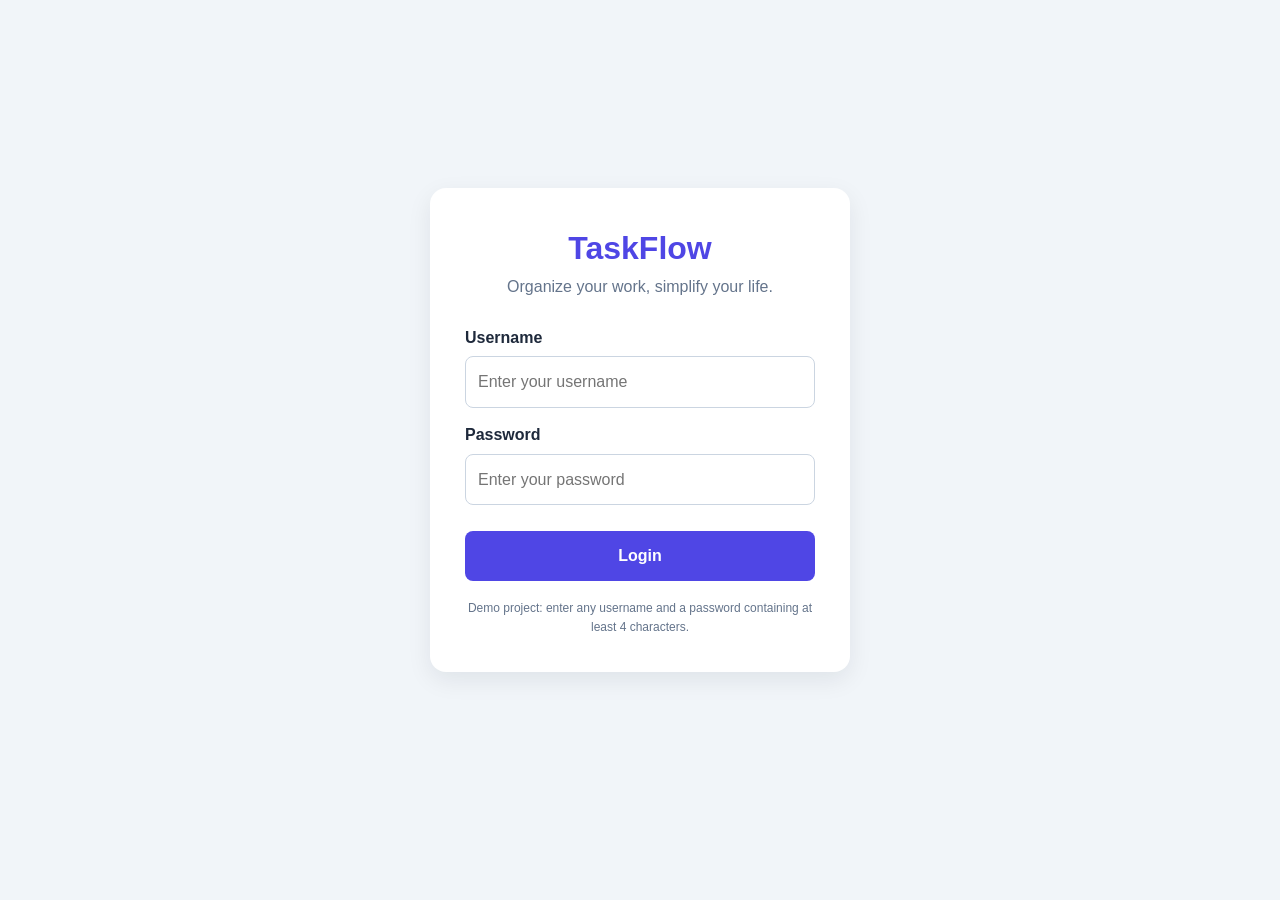
<file: Day10/index.html>
<!DOCTYPE html>

<html lang="en">
<head>
    <meta charset="UTF-8">
    <meta name="viewport" content="width=device-width, initial-scale=1.0">
    <title>TaskFlow - Task Manager</title>
    <link rel="stylesheet" href="style.css">
    <script src="script.js" defer></script>
</head>
<body>


<div class="app-container">

    <!-- LOGIN SCREEN -->
    <section id="loginScreen" class="screen">
        <div class="login-card">
            <h1>TaskFlow</h1>
            <p class="subtitle">Organize your work, simplify your life.</p>

            <form id="loginForm">
                <label for="username">Username</label>
                <input
                    type="text"
                    id="username"
                    placeholder="Enter your username"
                    required
                    minlength="2"
                    autocomplete="username"
                >

                <label for="password">Password</label>
                <input
                    type="password"
                    id="password"
                    placeholder="Enter your password"
                    required
                    minlength="4"
                    autocomplete="current-password"
                >

                <p id="loginError" class="error-message" role="alert"></p>

                <button type="submit" class="primary-btn">
                    Login
                </button>
            </form>

            <p class="demo-note">
                Demo project: enter any username and a password
                containing at least 4 characters.
            </p>
        </div>
    </section>


    <!-- DASHBOARD SCREEN -->
    <section id="dashboardScreen" class="screen hidden">

        <header class="dashboard-header">
            <div>
                <h1>TaskFlow</h1>
                <p>Manage your daily tasks</p>
            </div>

            <button id="logoutBtn" class="logout-btn" type="button">
                Logout
            </button>
        </header>

        <div class="welcome-card">
            <h2>Welcome, <span id="displayUsername"></span>!</h2>
            <p>Let's make today productive.</p>
        </div>

        <!-- TASK STATISTICS -->
        <div class="stats-container">
            <div class="stat-card">
                <h3 id="totalTasks">0</h3>
                <p>Total Tasks</p>
            </div>

            <div class="stat-card">
                <h3 id="pendingTasks">0</h3>
                <p>Pending</p>
            </div>

            <div class="stat-card">
                <h3 id="completedTasks">0</h3>
                <p>Completed</p>
            </div>
        </div>

        <!-- ADD TASK FORM -->
        <div class="task-form-card">
            <h2>Create a New Task</h2>

            <form id="taskForm">
                <label for="taskTitle">Task Title</label>
                <input
                    type="text"
                    id="taskTitle"
                    placeholder="What do you need to do?"
                    maxlength="100"
                    required
                >

                <label for="taskDescription">Description (optional)</label>
                <textarea
                    id="taskDescription"
                    placeholder="Add task details..."
                    rows="3"
                    maxlength="500"
                ></textarea>

                <button type="submit" class="primary-btn">
                    + Add Task
                </button>
            </form>
        </div>

        <!-- TASK LIST -->
        <div class="task-list-section">
            <h2>My Tasks</h2>

            <div id="emptyState" class="empty-state">
                <p>No tasks yet. Create your first task!</p>
            </div>

            <div id="taskList" class="task-list"></div>
        </div>

    </section>

</div>


</body>
</html>
</file>
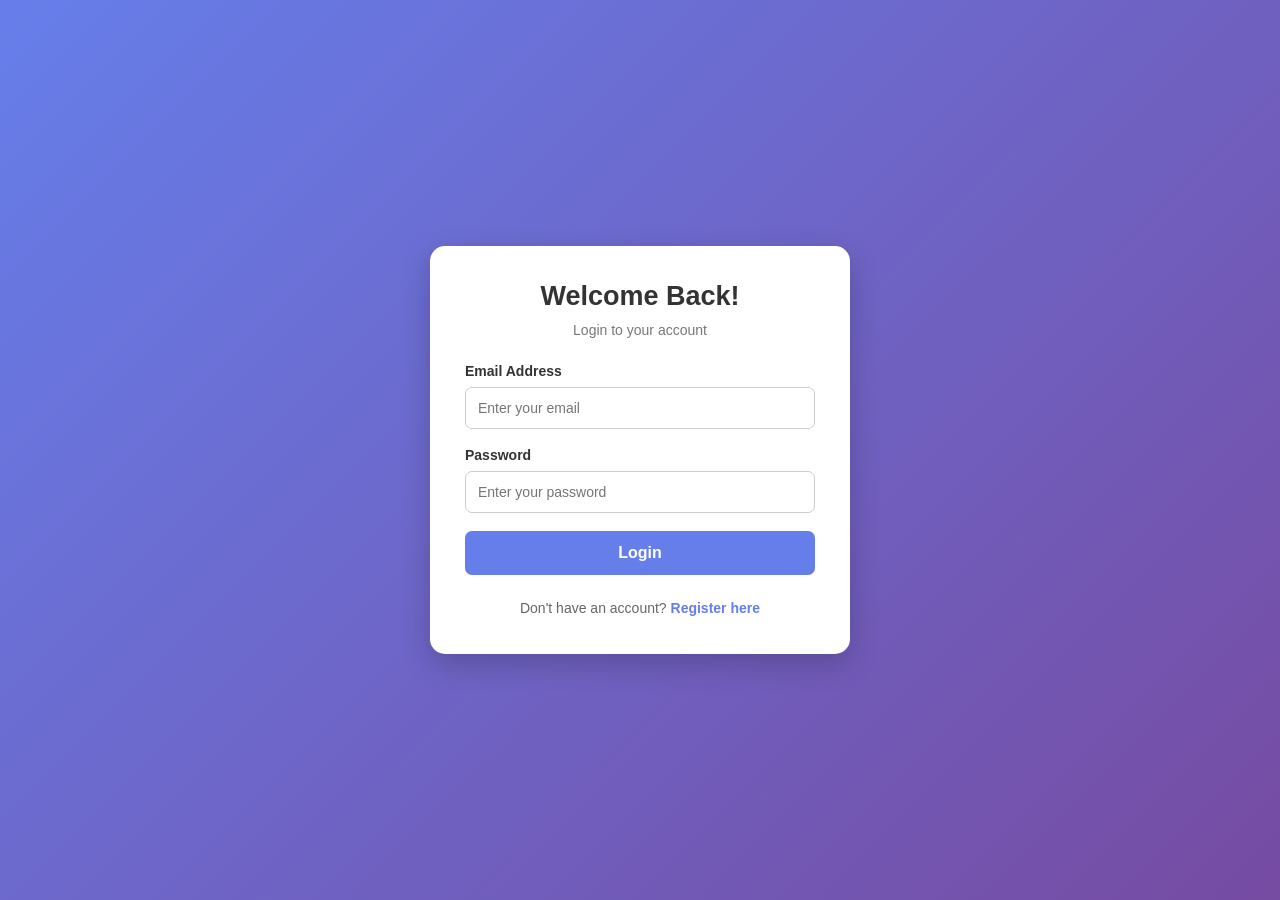
<file: Day3/index.html>
<!DOCTYPE html>
<html lang="en">
<head>
    <meta charset="UTF-8">
    <meta name="viewport" content="width=device-width, initial-scale=1.0">
    <title>Login & Registration</title>
    <link rel="stylesheet" href="style.css">
    <script src="script.js" defer></script>
</head>
<body>

    <div class="container">

        <!-- Login View -->
        <section id="login-view" class="form-card">
            <h1>Welcome Back!</h1>
            <p class="subtitle">Login to your account</p>

            <form id="login-form">
                <div class="form-group">
                    <label for="login-email">Email Address</label>
                    <input
                        type="email"
                        id="login-email"
                        placeholder="Enter your email"
                        required
                    >
                </div>

                <div class="form-group">
                    <label for="login-password">Password</label>
                    <input
                        type="password"
                        id="login-password"
                        placeholder="Enter your password"
                        required
                    >
                </div>

                <button type="submit">Login</button>
            </form>

            <p class="switch-text">
                Don't have an account?
                <a href="#register" id="show-register">Register here</a>
            </p>
        </section>

        <!-- Registration View -->
        <section id="register-view" class="form-card" hidden>
            <h1>Create Account</h1>
            <p class="subtitle">Register to get started</p>

            <form id="register-form">
                <div class="form-group">
                    <label for="full-name">Full Name</label>
                    <input
                        type="text"
                        id="full-name"
                        placeholder="Enter your full name"
                        required
                    >
                </div>

                <div class="form-group">
                    <label for="register-email">Email Address</label>
                    <input
                        type="email"
                        id="register-email"
                        placeholder="Enter your email"
                        required
                    >
                </div>

                <div class="form-group">
                    <label for="register-password">Password</label>
                    <input
                        type="password"
                        id="register-password"
                        placeholder="Create a password"
                        required
                    >
                </div>

                <div class="form-group">
                    <label for="confirm-password">Confirm Password</label>
                    <input
                        type="password"
                        id="confirm-password"
                        placeholder="Confirm your password"
                        required
                    >
                </div>

                <button type="submit">Create Account</button>
            </form>

            <p class="switch-text">
                Already have an account?
                <a href="#login" id="show-login">Login here</a>
            </p>
        </section>

    </div>

</body>
</html>
</file>
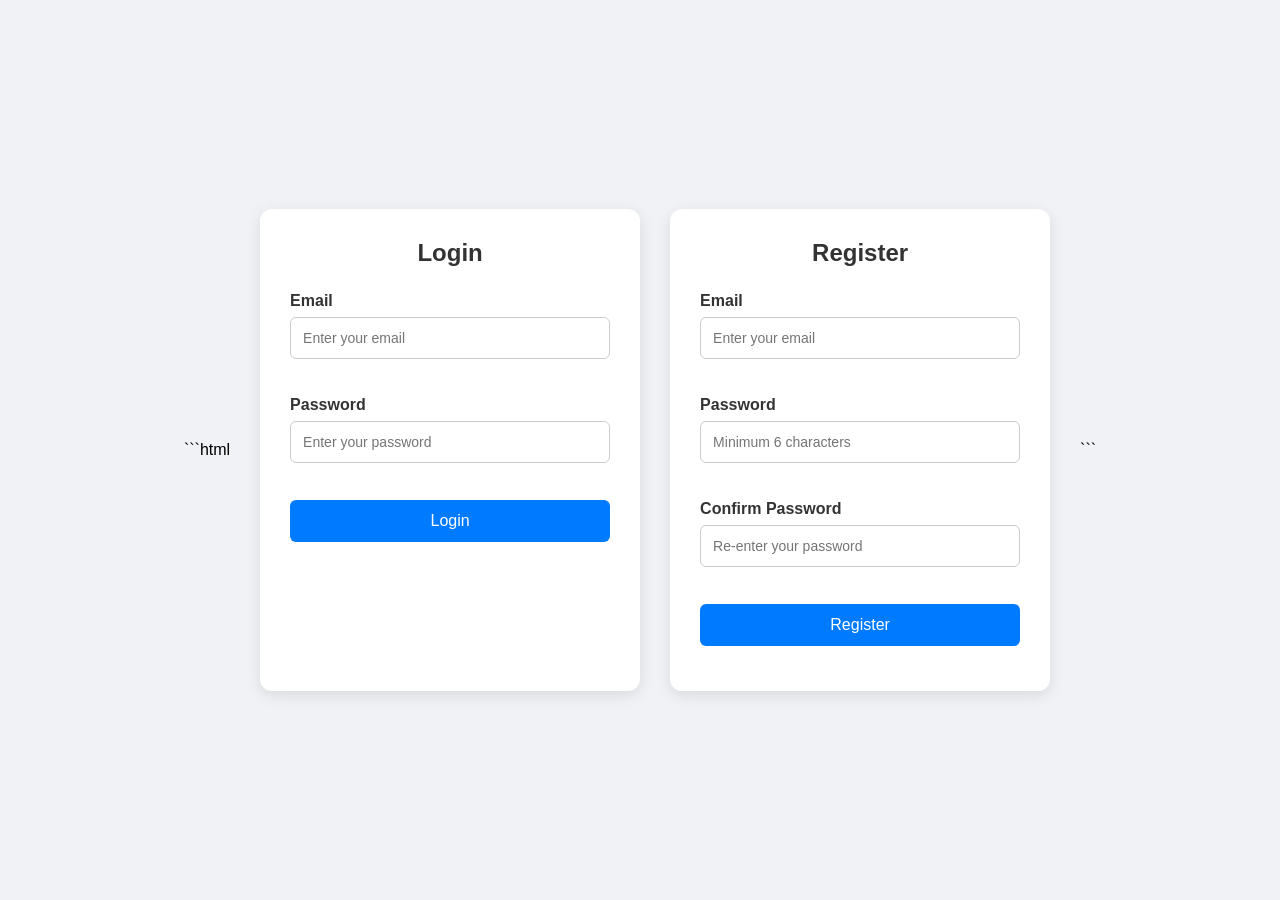
<file: Day4/index.html>
```html
<!DOCTYPE html>
<html lang="en">
<head>
    <meta charset="UTF-8">
    <meta name="viewport" content="width=device-width, initial-scale=1.0">
    <title>Login & Registration Validation</title>
    <link rel="stylesheet" href="style.css">
</head>
<body>

    <div class="container">

        <!-- Login Form -->
        <div class="form-box">
            <h2>Login</h2>

            <form id="loginForm" novalidate>

                <div class="input-group">
                    <label for="loginEmail">Email</label>
                    <input
                        type="text"
                        id="loginEmail"
                        placeholder="Enter your email"
                    >
                    <small class="error" id="loginEmailError"></small>
                </div>

                <div class="input-group">
                    <label for="loginPassword">Password</label>
                    <input
                        type="password"
                        id="loginPassword"
                        placeholder="Enter your password"
                    >
                    <small class="error" id="loginPasswordError"></small>
                </div>

                <button type="submit">Login</button>

                <p class="success" id="loginSuccess"></p>
            </form>
        </div>

        <!-- Registration Form -->
        <div class="form-box">
            <h2>Register</h2>

            <form id="registerForm" novalidate>

                <div class="input-group">
                    <label for="registerEmail">Email</label>
                    <input
                        type="text"
                        id="registerEmail"
                        placeholder="Enter your email"
                    >
                    <small class="error" id="registerEmailError"></small>
                </div>

                <div class="input-group">
                    <label for="registerPassword">Password</label>
                    <input
                        type="password"
                        id="registerPassword"
                        placeholder="Minimum 6 characters"
                    >
                    <small class="error" id="registerPasswordError"></small>
                </div>

                <div class="input-group">
                    <label for="confirmPassword">Confirm Password</label>
                    <input
                        type="password"
                        id="confirmPassword"
                        placeholder="Re-enter your password"
                    >
                    <small class="error" id="confirmPasswordError"></small>
                </div>

                <button type="submit">Register</button>

                <p class="success" id="registerSuccess"></p>
            </form>
        </div>

    </div>

    <script src="script.js"></script>
</body>
</html>
```
</file>
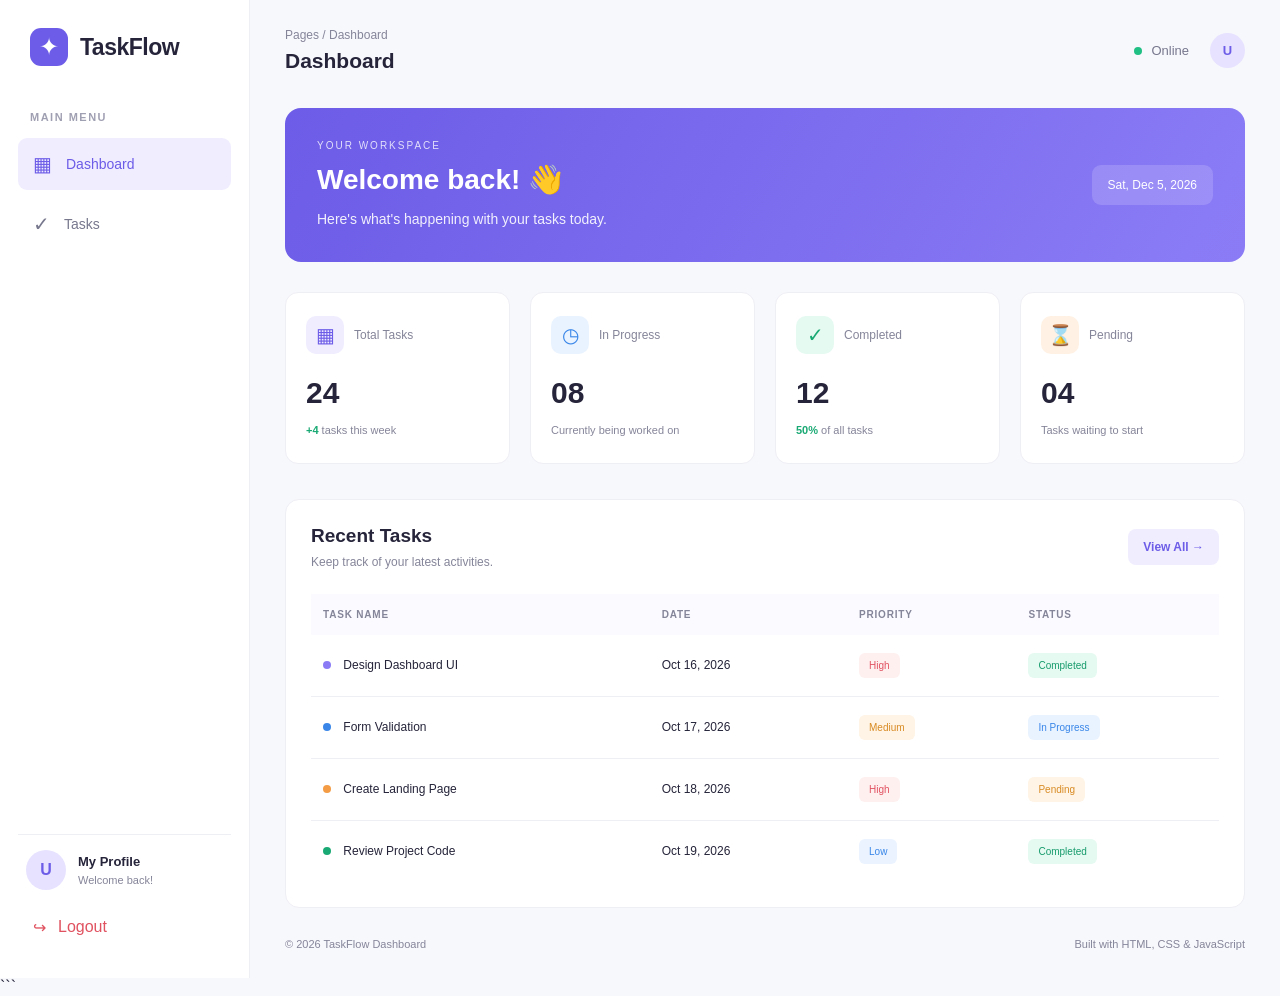
<file: Day5/index.html>
<!DOCTYPE html>
<html lang="en">
<head>
    <meta charset="UTF-8">
    <meta name="viewport" content="width=device-width, initial-scale=1.0">

    <title>Dashboard UI</title>

    <link rel="stylesheet" href="style.css">
</head>
<body>

    <div class="dashboard">

        <!-- Sidebar -->
        <aside class="sidebar" id="sidebar">

            <div class="logo">
                <span class="logo-icon">✦</span>
                <h2>TaskFlow</h2>
            </div>

            <p class="menu-title">MAIN MENU</p>

            <nav class="navigation">
                <a href="#dashboard" class="nav-link active">
                    <span>▦</span>
                    Dashboard
                </a>

                <a href="#tasks" class="nav-link">
                    <span>✓</span>
                    Tasks
                </a>
            </nav>

            <div class="sidebar-bottom">
                <div class="profile">
                    <div class="avatar">U</div>
                    <div>
                        <h4>My Profile</h4>
                        <p>Welcome back!</p>
                    </div>
                </div>

                <button class="logout-btn" id="logoutBtn">
                    <span>↪</span>
                    Logout
                </button>
            </div>

        </aside>


        <!-- Main Content -->
        <main class="main-content" id="dashboard">

            <!-- Top Header -->
            <header class="topbar">
                <div class="header-left">
                    <button class="menu-toggle" id="menuToggle"
                            aria-label="Toggle sidebar">
                        ☰
                    </button>

                    <div>
                        <p class="breadcrumb">Pages / Dashboard</p>
                        <h3>Dashboard</h3>
                    </div>
                </div>

                <div class="header-right">
                    <span class="status-dot"></span>
                    <span>Online</span>
                    <div class="avatar small-avatar">U</div>
                </div>
            </header>


            <!-- Welcome Section -->
            <section class="welcome-section">
                <div>
                    <p class="welcome-label">YOUR WORKSPACE</p>

                    <h1>Welcome back! 👋</h1>

                    <p class="welcome-text">
                        Here's what's happening with your tasks today.
                    </p>
                </div>

                <div class="welcome-date" id="currentDate"></div>
            </section>


            <!-- Statistics Cards -->
            <section class="stats-grid">

                <article class="stat-card">
                    <div class="stat-top">
                        <span class="stat-icon purple">▦</span>
                        <span class="stat-label">Total Tasks</span>
                    </div>

                    <h2>24</h2>

                    <p class="stat-description">
                        <span class="highlight">+4</span>
                        tasks this week
                    </p>
                </article>


                <article class="stat-card">
                    <div class="stat-top">
                        <span class="stat-icon blue">◷</span>
                        <span class="stat-label">In Progress</span>
                    </div>

                    <h2>08</h2>

                    <p class="stat-description">
                        Currently being worked on
                    </p>
                </article>


                <article class="stat-card">
                    <div class="stat-top">
                        <span class="stat-icon green">✓</span>
                        <span class="stat-label">Completed</span>
                    </div>

                    <h2>12</h2>

                    <p class="stat-description">
                        <span class="highlight">50%</span>
                        of all tasks
                    </p>
                </article>


                <article class="stat-card">
                    <div class="stat-top">
                        <span class="stat-icon orange">⌛</span>
                        <span class="stat-label">Pending</span>
                    </div>

                    <h2>04</h2>

                    <p class="stat-description">
                        Tasks waiting to start
                    </p>
                </article>

            </section>


            <!-- Recent Tasks Section -->
            <section class="tasks-section" id="tasks">

                <div class="section-header">
                    <div>
                        <h2>Recent Tasks</h2>
                        <p class="section-description">
                            Keep track of your latest activities.
                        </p>
                    </div>

                    <button class="view-btn" id="viewAllBtn">
                        View All →
                    </button>
                </div>


                <div class="table-container">
                    <table>
                        <thead>
                            <tr>
                                <th>TASK NAME</th>
                                <th>DATE</th>
                                <th>PRIORITY</th>
                                <th>STATUS</th>
                            </tr>
                        </thead>

                        <tbody>
                            <tr>
                                <td>
                                    <span class="task-dot dot-purple"></span>
                                    Design Dashboard UI
                                </td>
                                <td>Oct 16, 2026</td>
                                <td>
                                    <span class="priority high">High</span>
                                </td>
                                <td>
                                    <span class="badge completed">Completed</span>
                                </td>
                            </tr>

                            <tr>
                                <td>
                                    <span class="task-dot dot-blue"></span>
                                    Form Validation
                                </td>
                                <td>Oct 17, 2026</td>
                                <td>
                                    <span class="priority medium">Medium</span>
                                </td>
                                <td>
                                    <span class="badge progress">In Progress</span>
                                </td>
                            </tr>

                            <tr>
                                <td>
                                    <span class="task-dot dot-orange"></span>
                                    Create Landing Page
                                </td>
                                <td>Oct 18, 2026</td>
                                <td>
                                    <span class="priority high">High</span>
                                </td>
                                <td>
                                    <span class="badge pending">Pending</span>
                                </td>
                            </tr>

                            <tr>
                                <td>
                                    <span class="task-dot dot-green"></span>
                                    Review Project Code
                                </td>
                                <td>Oct 19, 2026</td>
                                <td>
                                    <span class="priority low">Low</span>
                                </td>
                                <td>
                                    <span class="badge completed">Completed</span>
                                </td>
                            </tr>
                        </tbody>
                    </table>
                </div>

            </section>


            <!-- Footer -->
            <footer class="footer">
                <p>© 2026 TaskFlow Dashboard</p>
                <p>Built with HTML, CSS & JavaScript</p>
            </footer>

        </main>

    </div>

    <script src="script.js"></script>
</body>
</html>
```
</file>
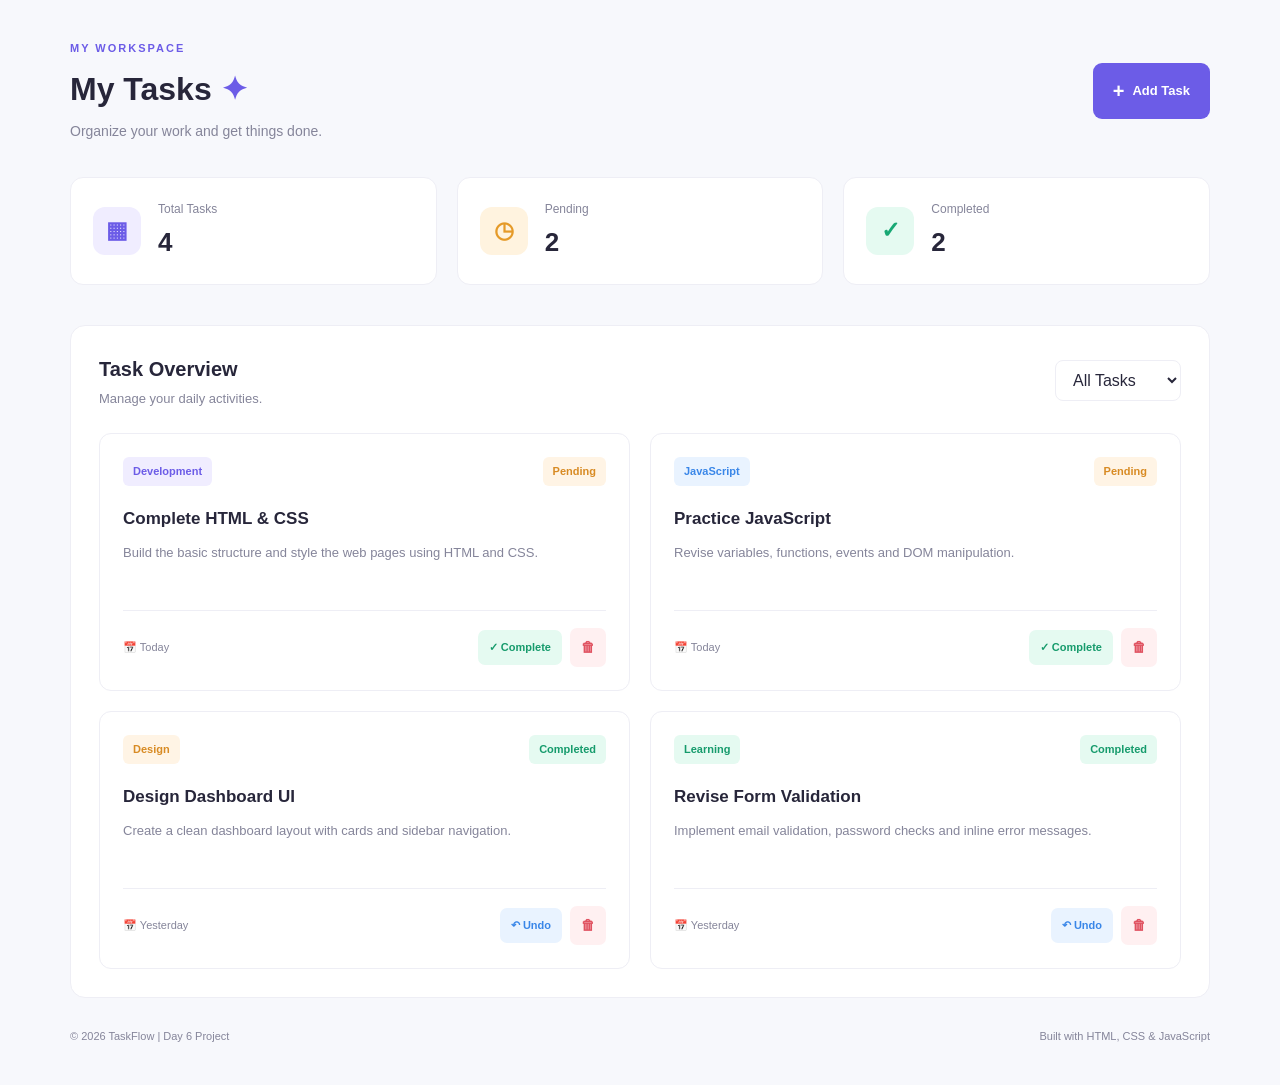
<file: Day6/index.html>
<!DOCTYPE html>
<html lang="en">
<head>
    <meta charset="UTF-8">
    <meta name="viewport" content="width=device-width, initial-scale=1.0">

    <title>Task List Interface</title>

    <link rel="stylesheet" href="style.css">
</head>
<body>

    <div class="container">

        <!-- Header -->
        <header class="header">
            <div>
                <p class="subtitle">MY WORKSPACE</p>
                <h1>My Tasks <span>✦</span></h1>
                <p class="description">
                    Organize your work and get things done.
                </p>
            </div>

            <button class="add-btn" id="addTaskBtn">
                <span>+</span> Add Task
            </button>
        </header>


        <!-- Task Statistics -->
        <section class="stats">

            <div class="stat-card">
                <div class="stat-icon total-icon">▦</div>
                <div>
                    <p>Total Tasks</p>
                    <h2 id="totalTasks">4</h2>
                </div>
            </div>

            <div class="stat-card">
                <div class="stat-icon pending-icon">◷</div>
                <div>
                    <p>Pending</p>
                    <h2 id="pendingTasks">2</h2>
                </div>
            </div>

            <div class="stat-card">
                <div class="stat-icon completed-icon">✓</div>
                <div>
                    <p>Completed</p>
                    <h2 id="completedTasks">2</h2>
                </div>
            </div>

        </section>


        <!-- Task List Header -->
        <section class="task-section">

            <div class="section-header">
                <div>
                    <h2>Task Overview</h2>
                    <p>Manage your daily activities.</p>
                </div>

                <select id="filterTasks" aria-label="Filter tasks">
                    <option value="all">All Tasks</option>
                    <option value="pending">Pending</option>
                    <option value="completed">Completed</option>
                </select>
            </div>


            <!-- Task Cards -->
            <div class="task-list" id="taskList">

                <article class="task-card" data-status="pending">
                    <div class="task-card-top">
                        <span class="task-category purple">Development</span>
                        <span class="status pending">Pending</span>
                    </div>

                    <h3>Complete HTML & CSS</h3>

                    <p class="task-description">
                        Build the basic structure and style the web pages
                        using HTML and CSS.
                    </p>

                    <div class="task-footer">
                        <span class="task-date">📅 Today</span>

                        <div class="task-actions">
                            <button class="complete-btn">
                                ✓ Complete
                            </button>

                            <button class="delete-btn" aria-label="Delete task">
                                🗑
                            </button>
                        </div>
                    </div>
                </article>


                <article class="task-card" data-status="pending">
                    <div class="task-card-top">
                        <span class="task-category blue">JavaScript</span>
                        <span class="status pending">Pending</span>
                    </div>

                    <h3>Practice JavaScript</h3>

                    <p class="task-description">
                        Revise variables, functions, events and DOM
                        manipulation.
                    </p>

                    <div class="task-footer">
                        <span class="task-date">📅 Today</span>

                        <div class="task-actions">
                            <button class="complete-btn">
                                ✓ Complete
                            </button>

                            <button class="delete-btn" aria-label="Delete task">
                                🗑
                            </button>
                        </div>
                    </div>
                </article>


                <article class="task-card" data-status="completed">
                    <div class="task-card-top">
                        <span class="task-category orange">Design</span>
                        <span class="status completed">Completed</span>
                    </div>

                    <h3>Design Dashboard UI</h3>

                    <p class="task-description">
                        Create a clean dashboard layout with cards
                        and sidebar navigation.
                    </p>

                    <div class="task-footer">
                        <span class="task-date">📅 Yesterday</span>

                        <div class="task-actions">
                            <button class="complete-btn undo-btn">
                                ↶ Undo
                            </button>

                            <button class="delete-btn" aria-label="Delete task">
                                🗑
                            </button>
                        </div>
                    </div>
                </article>


                <article class="task-card" data-status="completed">
                    <div class="task-card-top">
                        <span class="task-category green">Learning</span>
                        <span class="status completed">Completed</span>
                    </div>

                    <h3>Revise Form Validation</h3>

                    <p class="task-description">
                        Implement email validation, password checks
                        and inline error messages.
                    </p>

                    <div class="task-footer">
                        <span class="task-date">📅 Yesterday</span>

                        <div class="task-actions">
                            <button class="complete-btn undo-btn">
                                ↶ Undo
                            </button>

                            <button class="delete-btn" aria-label="Delete task">
                                🗑
                            </button>
                        </div>
                    </div>
                </article>

            </div>

            <p class="empty-message" id="emptyMessage" hidden>
                No tasks found. Click "Add Task" to create one!
            </p>

        </section>


        <!-- Add Task Modal -->
        <div class="modal" id="taskModal" hidden>
            <div class="modal-content">

                <div class="modal-header">
                    <div>
                        <h2>Add New Task</h2>
                        <p>Enter the details of your task.</p>
                    </div>

                    <button class="close-btn" id="closeModal"
                            aria-label="Close form">
                        &times;
                    </button>
                </div>

                <form id="taskForm">

                    <div class="form-group">
                        <label for="taskTitle">Task Title</label>
                        <input
                            type="text"
                            id="taskTitle"
                            placeholder="e.g. Learn JavaScript"
                            required
                            maxlength="100"
                        >
                    </div>

                    <div class="form-group">
                        <label for="taskDescription">Description</label>
                        <textarea
                            id="taskDescription"
                            placeholder="Describe your task..."
                            rows="4"
                            required
                            maxlength="500"
                        ></textarea>
                    </div>

                    <div class="form-group">
                        <label for="taskCategory">Category</label>
                        <select id="taskCategory">
                            <option value="Development">Development</option>
                            <option value="JavaScript">JavaScript</option>
                            <option value="Design">Design</option>
                            <option value="Learning">Learning</option>
                            <option value="Personal">Personal</option>
                        </select>
                    </div>

                    <p class="form-error" id="formError" role="alert"></p>

                    <div class="modal-actions">
                        <button type="button" class="cancel-btn"
                                id="cancelBtn">
                            Cancel
                        </button>

                        <button type="submit" class="add-btn">
                            Create Task
                        </button>
                    </div>

                </form>
            </div>
        </div>


        <footer class="footer">
            <p>© 2026 TaskFlow | Day 6 Project</p>
            <p>Built with HTML, CSS & JavaScript</p>
        </footer>

    </div>

    <script src="script.js"></script>
</body>
</html>
</file>
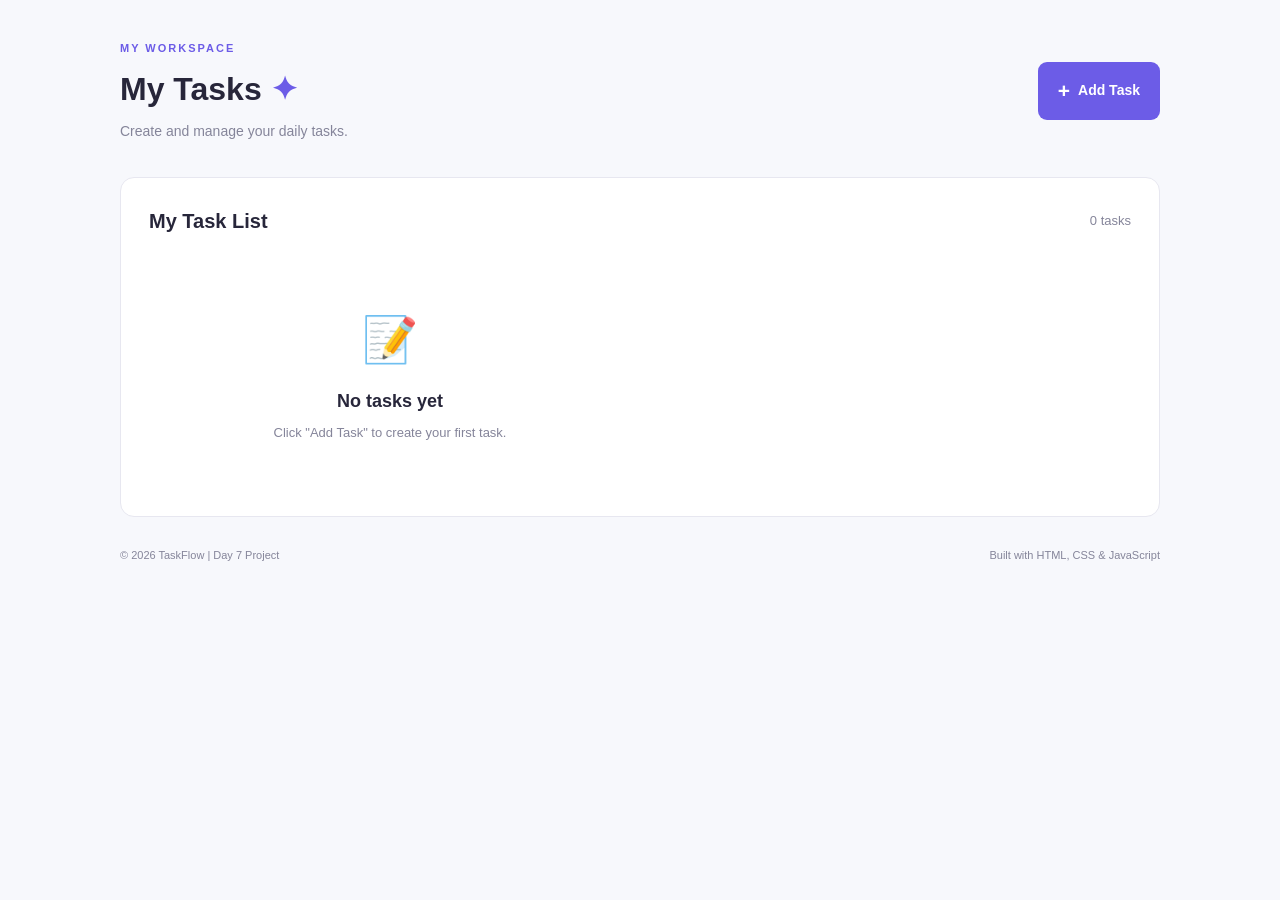
<file: Day7/index.html>
<!DOCTYPE html>
<html lang="en">
<head>
    <meta charset="UTF-8">
    <meta name="viewport" content="width=device-width, initial-scale=1.0">

    <title>Task Creation Modal</title>

    <link rel="stylesheet" href="style.css">
</head>
<body>

    <div class="container">

        <!-- Header -->
        <header class="header">
            <div>
                <p class="subtitle">MY WORKSPACE</p>
                <h1>My Tasks <span>✦</span></h1>
                <p class="description">
                    Create and manage your daily tasks.
                </p>
            </div>

            <button type="button" class="add-btn" id="addTaskBtn">
                <span>+</span> Add Task
            </button>
        </header>


        <!-- Task List -->
        <section class="task-section">

            <div class="section-header">
                <h2>My Task List</h2>
                <span class="task-count" id="taskCount">0 tasks</span>
            </div>

            <div class="task-list" id="taskList">

                <!-- New tasks will appear here -->

                <div class="empty-state" id="emptyState">
                    <div class="empty-icon">📝</div>
                    <h3>No tasks yet</h3>
                    <p>Click "Add Task" to create your first task.</p>
                </div>

            </div>

        </section>


        <!-- Modal Overlay -->
        <div
            class="modal-overlay"
            id="taskModal"
            aria-hidden="true"
            hidden
        >

            <!-- Modal Content -->
            <div
                class="modal-content"
                role="dialog"
                aria-modal="true"
                aria-labelledby="modalTitle"
                aria-describedby="modalDescription"
            >

                <!-- Modal Header -->
                <div class="modal-header">
                    <div>
                        <h2 id="modalTitle">Create New Task</h2>
                        <p id="modalDescription">
                            Add details for your new task below.
                        </p>
                    </div>

                    <button
                        type="button"
                        class="close-btn"
                        id="closeModalBtn"
                        aria-label="Close modal"
                    >
                        &times;
                    </button>
                </div>


                <!-- Task Form -->
                <form id="taskForm" novalidate>

                    <div class="form-group">
                        <label for="taskTitle">Task Title</label>

                        <input
                            type="text"
                            id="taskTitle"
                            placeholder="e.g. Learn JavaScript"
                            maxlength="100"
                            required
                        >

                        <small class="error" id="titleError"></small>
                    </div>


                    <div class="form-group">
                        <label for="taskDescription">Description</label>

                        <textarea
                            id="taskDescription"
                            placeholder="Describe your task..."
                            rows="4"
                            maxlength="500"
                            required
                        ></textarea>

                        <small class="error" id="descriptionError"></small>
                    </div>


                    <!-- Modal Buttons -->
                    <div class="modal-actions">

                        <button
                            type="button"
                            class="cancel-btn"
                            id="cancelBtn"
                        >
                            Cancel
                        </button>

                        <button type="submit" class="save-btn">
                            Save Task
                        </button>

                    </div>

                </form>

            </div>
        </div>


        <!-- Footer -->
        <footer class="footer">
            <p>© 2026 TaskFlow | Day 7 Project</p>
            <p>Built with HTML, CSS & JavaScript</p>
        </footer>

    </div>

    <script src="script.js"></script>
</body>
</html>
</file>
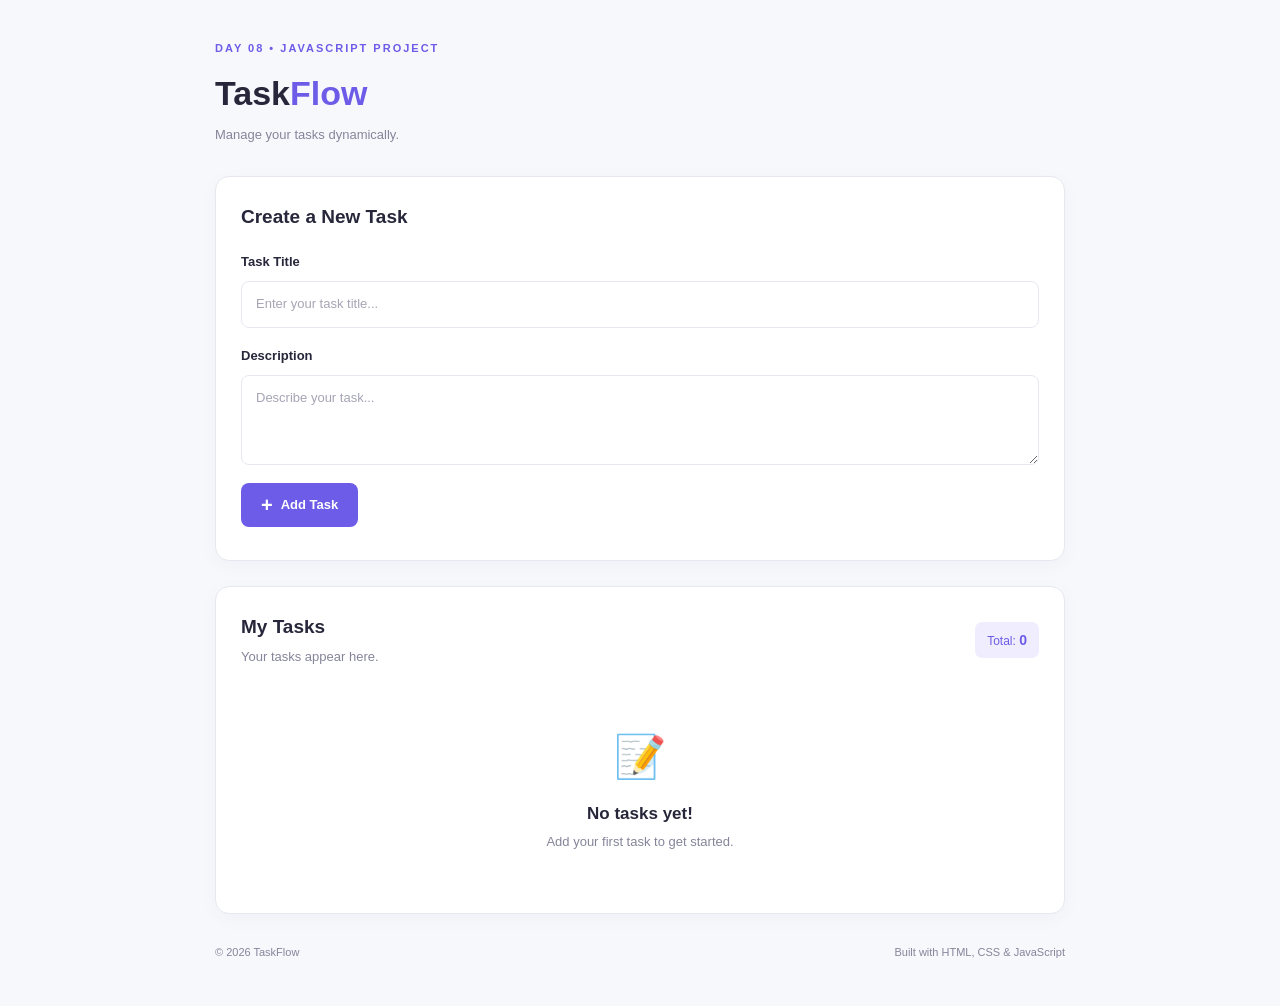
<file: Day8/index.html>
<!DOCTYPE html>
<html lang="en">
<head>
    <meta charset="UTF-8">
    <meta name="viewport" content="width=device-width, initial-scale=1.0">

    <title>Day 8 - Dynamic Task Management</title>

    <link rel="stylesheet" href="style.css">
</head>
<body>

    <main class="container">

        <header class="header">
            <div>
                <p class="subtitle">DAY 08 • JAVASCRIPT PROJECT</p>
                <h1>Task<span>Flow</span></h1>
                <p class="description">
                    Manage your tasks dynamically.
                </p>
            </div>
        </header>

        <!-- Add Task Form -->
        <section class="task-section">

            <h2>Create a New Task</h2>

            <form id="taskForm" class="task-form">

                <div class="form-group">
                    <label for="taskTitle">Task Title</label>

                    <input
                        type="text"
                        id="taskTitle"
                        placeholder="Enter your task title..."
                        maxlength="100"
                        required
                    >
                </div>

                <div class="form-group">
                    <label for="taskDescription">
                        Description
                    </label>

                    <textarea
                        id="taskDescription"
                        placeholder="Describe your task..."
                        rows="3"
                        maxlength="500"
                    ></textarea>
                </div>

                <button type="submit" class="add-btn">
                    <span>+</span> Add Task
                </button>

                <p id="formError" class="error" role="alert"></p>

            </form>

        </section>


        <!-- Task List -->
        <section class="task-section task-list-section">

            <div class="section-header">
                <div>
                    <h2>My Tasks</h2>
                    <p class="description">
                        Your tasks appear here.
                    </p>
                </div>

                <span class="task-count">
                    Total: <strong id="taskCount">0</strong>
                </span>
            </div>

            <!-- Empty State -->
            <div id="emptyState" class="empty-state">
                <div class="empty-icon">📝</div>
                <h3>No tasks yet!</h3>
                <p>Add your first task to get started.</p>
            </div>

            <!-- Dynamic Tasks Render Here -->
            <div id="taskList" class="task-list"></div>

        </section>


        <footer class="footer">
            <p>© 2026 TaskFlow</p>
            <p>Built with HTML, CSS & JavaScript</p>
        </footer>

    </main>

    <script src="script.js"></script>
</body>
</html>
</file>
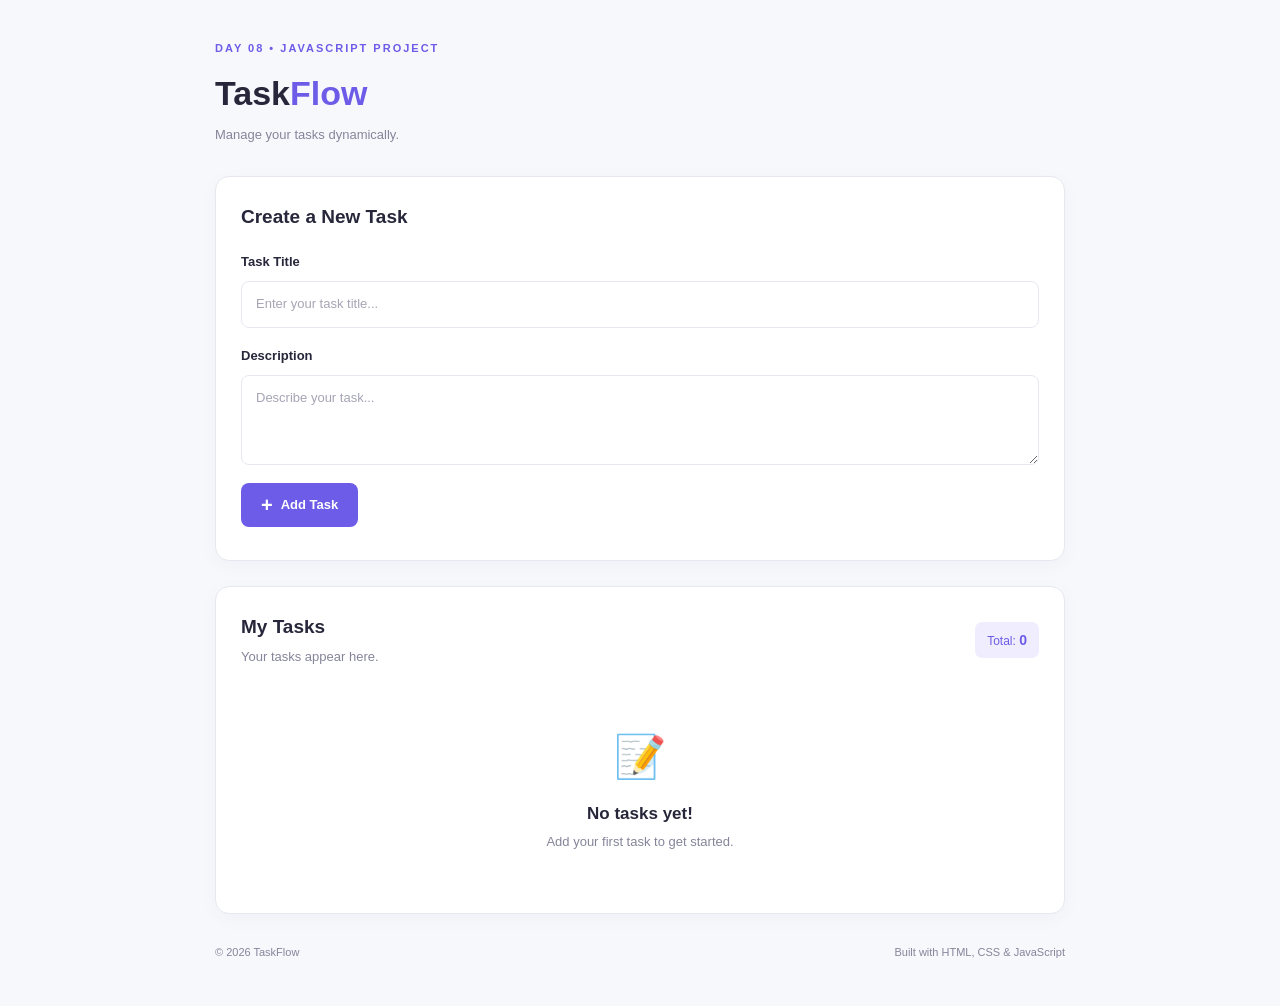
<file: Day9/index.html>
<!DOCTYPE html>
<html lang="en">
<head>
    <meta charset="UTF-8">
    <meta name="viewport" content="width=device-width, initial-scale=1.0">

    <title>Day 9 - localstorage</title>

    <link rel="stylesheet" href="style.css">
</head>
<body>

    <main class="container">

        <header class="header">
            <div>
                <p class="subtitle">DAY 08 • JAVASCRIPT PROJECT</p>
                <h1>Task<span>Flow</span></h1>
                <p class="description">
                    Manage your tasks dynamically.
                </p>
            </div>
        </header>

        <!-- Add Task Form -->
        <section class="task-section">

            <h2>Create a New Task</h2>

            <form id="taskForm" class="task-form">

                <div class="form-group">
                    <label for="taskTitle">Task Title</label>

                    <input
                        type="text"
                        id="taskTitle"
                        placeholder="Enter your task title..."
                        maxlength="100"
                        required
                    >
                </div>

                <div class="form-group">
                    <label for="taskDescription">
                        Description
                    </label>

                    <textarea
                        id="taskDescription"
                        placeholder="Describe your task..."
                        rows="3"
                        maxlength="500"
                    ></textarea>
                </div>

                <button type="submit" class="add-btn">
                    <span>+</span> Add Task
                </button>

                <p id="formError" class="error" role="alert"></p>

            </form>

        </section>


        <!-- Task List -->
        <section class="task-section task-list-section">

            <div class="section-header">
                <div>
                    <h2>My Tasks</h2>
                    <p class="description">
                        Your tasks appear here.
                    </p>
                </div>

                <span class="task-count">
                    Total: <strong id="taskCount">0</strong>
                </span>
            </div>

            <!-- Empty State -->
            <div id="emptyState" class="empty-state">
                <div class="empty-icon">📝</div>
                <h3>No tasks yet!</h3>
                <p>Add your first task to get started.</p>
            </div>

            <!-- Dynamic Tasks Render Here -->
            <div id="taskList" class="task-list"></div>

        </section>


        <footer class="footer">
            <p>© 2026 TaskFlow</p>
            <p>Built with HTML, CSS & JavaScript</p>
        </footer>

    </main>

    <script src="script.js"></script>
</body>
</html>
</file>
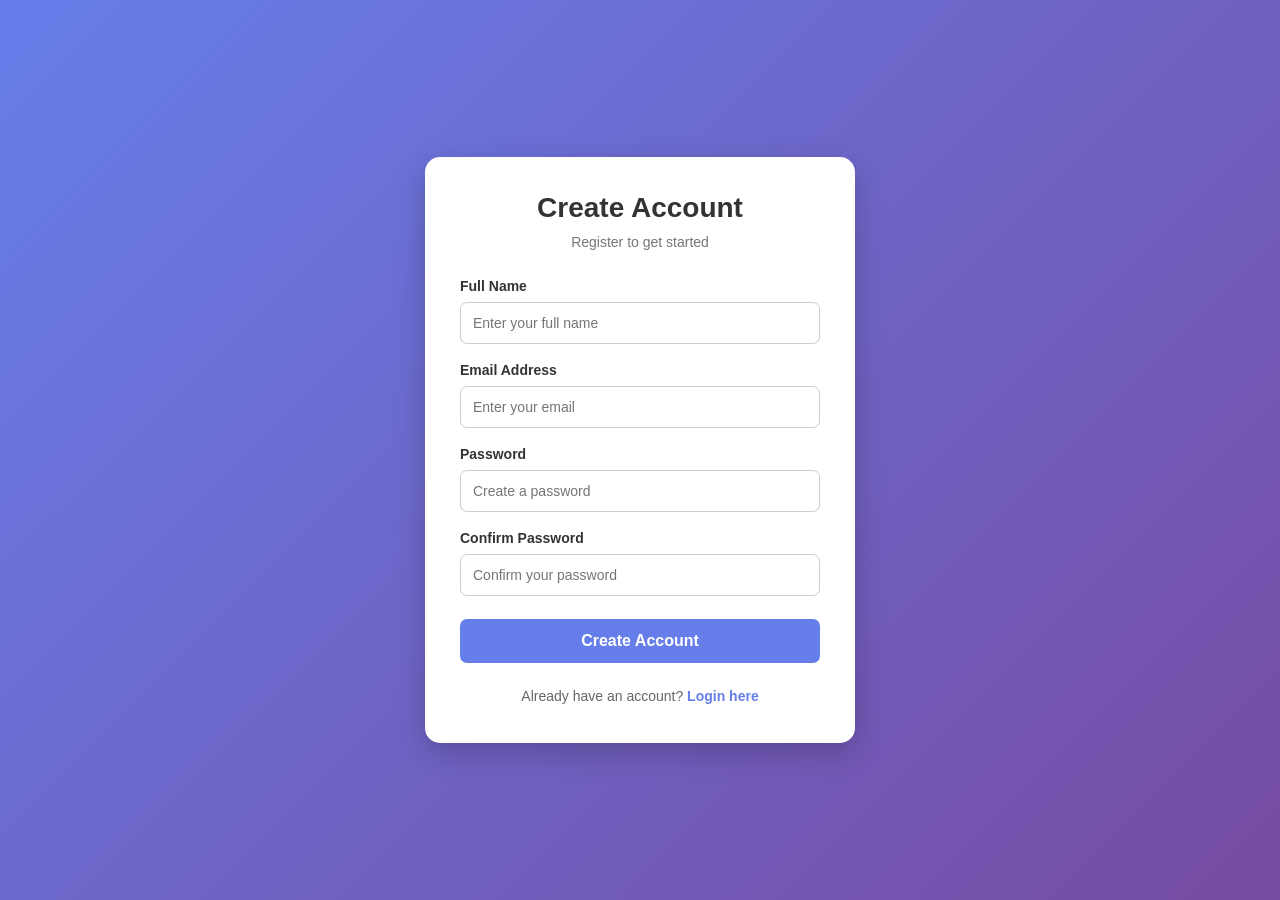
<file: Day2/registration.html>
<!DOCTYPE html>

<html lang="en">
<head>
    <meta charset="UTF-8">
    <meta name="viewport" content="width=device-width, initial-scale=1.0">
    <title>Registration Page</title>
    <link rel="stylesheet" href="style.css">
</head>
<body>


<div class="container">
    <form class="register-form" action="#" method="post">

        <h1>Create Account</h1>
        <p class="subtitle">Register to get started</p>

        
        <div class="form-group">
            <label for="fullname">Full Name</label>
            <input
                type="text"
                id="fullname"
                name="fullname"
                placeholder="Enter your full name"
                autocomplete="name"
                required
            >
            <small class="error-message" id="name-error"></small>
        </div>

        <!-- Email -->
        <div class="form-group">
            <label for="email">Email Address</label>
            <input
                type="email"
                id="email"
                name="email"
                placeholder="Enter your email"
                autocomplete="email"
                required
            >
            <small class="error-message" id="email-error"></small>
        </div>

        <!-- Password -->
        <div class="form-group">
            <label for="password">Password</label>
            <input
                type="password"
                id="password"
                name="password"
                placeholder="Create a password"
                autocomplete="new-password"
                required
            >
            <small class="error-message" id="password-error"></small>
        </div>

        
        <div class="form-group">
            <label for="confirm-password">Confirm Password</label>
            <input
                type="password"
                id="confirm-password"
                name="confirm-password"
                placeholder="Confirm your password"
                autocomplete="new-password"
                required
            >
            <small class="error-message" id="confirm-password-error"></small>
        </div>

        
        <button type="submit" class="register-btn">
            Create Account
        </button>

        <!-- Login Navigation -->
        <p class="login-link">
            Already have an account?
            <a href="../Day1/index.html">Login here</a>
        </p>

    </form>
</div>


</body>
</html>
</file>
<file: Day10/style.css>
* {
  margin: 0;
  padding: 0;
  box-sizing: border-box;
  }

body {
font-family: Arial, sans-serif;
background: #f1f5f9;
color: #1e293b;
line-height: 1.6;
}

button,
input,
textarea {
font: inherit;
}

button {
cursor: pointer;
}

.app-container {
width: 100%;
max-width: 1000px;
margin: 0 auto;
padding: 25px 20px;
}

.screen {
width: 100%;
}

.hidden {
display: none !important;
}

/* LOGIN */

#loginScreen {
min-height: 90vh;
display: flex;
justify-content: center;
align-items: center;
}

.login-card {
width: 100%;
max-width: 420px;
padding: 35px;
background: white;
border-radius: 16px;
box-shadow: 0 8px 25px rgba(15, 23, 42, 0.08);
}

.login-card h1 {
color: #4f46e5;
font-size: 32px;
text-align: center;
}

.subtitle {
text-align: center;
color: #64748b;
margin-bottom: 25px;
}

/* FORMS */

label {
display: block;
font-weight: 600;
margin: 14px 0 6px;
}

input,
textarea {
width: 100%;
padding: 12px;
border: 1px solid #cbd5e1;
border-radius: 8px;
outline: none;
background: #fff;
}

input:focus,
textarea:focus {
border-color: #4f46e5;
box-shadow: 0 0 0 3px rgba(79, 70, 229, 0.12);
}

textarea {
resize: vertical;
}

.primary-btn {
width: 100%;
padding: 12px;
margin-top: 18px;
border: none;
border-radius: 8px;
background: #4f46e5;
color: white;
font-weight: bold;
transition: background 0.2s, transform 0.2s;
}

.primary-btn:hover {
background: #4338ca;
}

.primary-btn:active {
transform: scale(0.98);
}

.error-message {
color: #dc2626;
font-size: 14px;
margin-top: 8px;
}

.demo-note {
color: #64748b;
font-size: 12px;
margin-top: 18px;
text-align: center;
}

/* DASHBOARD HEADER */

.dashboard-header {
display: flex;
justify-content: space-between;
align-items: center;
gap: 15px;
margin-bottom: 25px;
}

.dashboard-header h1 {
color: #4f46e5;
}

.dashboard-header p {
color: #64748b;
}

.logout-btn {
border: none;
background: #fee2e2;
color: #b91c1c;
padding: 10px 18px;
border-radius: 8px;
font-weight: bold;
}

.logout-btn:hover {
background: #fecaca;
}

/* WELCOME */

.welcome-card {
background: linear-gradient(135deg, #4f46e5, #7c3aed);
color: white;
padding: 25px;
border-radius: 14px;
margin-bottom: 22px;
}

.welcome-card p {
opacity: 0.9;
}

/* STATISTICS */

.stats-container {
display: grid;
grid-template-columns: repeat(3, 1fr);
gap: 15px;
margin-bottom: 25px;
}

.stat-card {
background: white;
padding: 20px;
border-radius: 12px;
text-align: center;
box-shadow: 0 3px 12px rgba(15, 23, 42, 0.04);
}

.stat-card h3 {
font-size: 28px;
color: #4f46e5;
}

.stat-card p {
color: #64748b;
font-size: 14px;
}

/* TASK FORM */

.task-form-card,
.task-list-section {
background: white;
padding: 25px;
border-radius: 14px;
margin-bottom: 25px;
box-shadow: 0 3px 12px rgba(15, 23, 42, 0.04);
}

.task-form-card h2,
.task-list-section h2 {
margin-bottom: 12px;
}

/* TASK ITEMS */

.task-list {
display: grid;
gap: 14px;
}

.task-item {
display: flex;
justify-content: space-between;
align-items: flex-start;
gap: 15px;
padding: 18px;
border: 1px solid #e2e8f0;
border-radius: 10px;
transition: border-color 0.2s, background 0.2s;
}

.task-item:hover {
border-color: #c7d2fe;
}

.task-content {
min-width: 0;
flex: 1;
}

.task-content h3 {
overflow-wrap: anywhere;
}

.task-content p {
color: #64748b;
overflow-wrap: anywhere;
margin-top: 5px;
white-space: pre-wrap;
}

.task-item.completed {
background: #f8fafc;
}

.task-item.completed h3 {
text-decoration: line-through;
color: #94a3b8;
}

.task-item.completed .task-description {
color: #94a3b8;
}

.task-status {
display: inline-block;
margin-top: 10px;
padding: 3px 9px;
border-radius: 20px;
font-size: 12px;
background: #fef3c7;
color: #92400e;
}

.task-item.completed .task-status {
background: #dcfce7;
color: #166534;
}

.task-actions {
display: flex;
flex-wrap: wrap;
gap: 8px;
}

.task-actions button {
padding: 7px 10px;
border: none;
border-radius: 6px;
font-size: 12px;
}

.complete-btn {
background: #dbeafe;
color: #1d4ed8;
}

.delete-btn {
background: #fee2e2;
color: #b91c1c;
}

.empty-state {
padding: 25px 10px;
text-align: center;
color: #64748b;
}

@media (max-width: 600px) {
.app-container {
padding: 15px 12px;
}


.login-card {
    padding: 25px 20px;
}

.stats-container {
    gap: 8px;
}

.stat-card {
    padding: 14px 6px;
}

.stat-card h3 {
    font-size: 23px;
}

.stat-card p {
    font-size: 12px;
}

.task-form-card,
.task-list-section {
    padding: 18px;
}

.task-item {
    flex-direction: column;
}

.task-actions {
    width: 100%;
}


}
</file>
<file: Day3/style.css>
/* Basic Reset */
* {
    margin: 0;
    padding: 0;
    box-sizing: border-box;
}

/* Page Styling */
body {
    font-family: Arial, sans-serif;
    background: linear-gradient(135deg, #667eea, #764ba2);
    min-height: 100vh;
    display: flex;
    justify-content: center;
    align-items: center;
    padding: 20px;
}

/* Main Container */
.container {
    width: 100%;
    max-width: 420px;
}

/* Form Card */
.form-card {
    background: #ffffff;
    padding: 35px;
    border-radius: 15px;
    box-shadow: 0 10px 30px rgba(0, 0, 0, 0.2);
}

.form-card h1 {
    text-align: center;
    color: #333333;
    font-size: 27px;
    margin-bottom: 10px;
}

.subtitle {
    text-align: center;
    color: #777777;
    font-size: 14px;
    margin-bottom: 25px;
}

/* Form Elements */
.form-group {
    margin-bottom: 18px;
}

.form-group label {
    display: block;
    margin-bottom: 8px;
    font-size: 14px;
    font-weight: bold;
    color: #333333;
}

.form-group input {
    width: 100%;
    padding: 12px;
    border: 1px solid #cccccc;
    border-radius: 7px;
    font-size: 14px;
    outline: none;
    transition: border-color 0.3s, box-shadow 0.3s;
}

.form-group input:focus {
    border-color: #667eea;
    box-shadow: 0 0 5px rgba(102, 126, 234, 0.3);
}

/* Button */
button {
    width: 100%;
    padding: 13px;
    background: #667eea;
    color: #ffffff;
    border: none;
    border-radius: 7px;
    font-size: 16px;
    font-weight: bold;
    cursor: pointer;
    transition: background 0.3s;
}

button:hover {
    background: #5366d6;
}

/* Navigation Link */
.switch-text {
    text-align: center;
    margin-top: 22px;
    font-size: 14px;
    color: #666666;
    line-height: 1.6;
}

.switch-text a {
    color: #667eea;
    text-decoration: none;
    font-weight: bold;
}

.switch-text a:hover {
    text-decoration: underline;
}

/* Hidden View */
[hidden] {
    display: none !important;
}

/* Responsive Design */
@media (max-width: 480px) {
    .form-card {
        padding: 25px 20px;
    }

    .form-card h1 {
        font-size: 24px;
    }
}
</file>
<file: Day4/style.css>
* {
    margin: 0;
    padding: 0;
    box-sizing: border-box;
}

body {
    font-family: Arial, sans-serif;
    background: #f0f2f5;
    min-height: 100vh;
    display: flex;
    justify-content: center;
    align-items: center;
    padding: 30px 15px;
}

.container {
    display: flex;
    justify-content: center;
    gap: 30px;
    flex-wrap: wrap;
    width: 100%;
    max-width: 850px;
}

.form-box {
    background: white;
    width: 100%;
    max-width: 380px;
    padding: 30px;
    border-radius: 12px;
    box-shadow: 0 4px 15px rgba(0, 0, 0, 0.1);
}

h2 {
    text-align: center;
    margin-bottom: 25px;
    color: #333;
}

.input-group {
    margin-bottom: 18px;
}

label {
    display: block;
    margin-bottom: 7px;
    color: #333;
    font-weight: bold;
}

input {
    width: 100%;
    padding: 12px;
    border: 1px solid #ccc;
    border-radius: 6px;
    font-size: 14px;
    outline: none;
    transition: border-color 0.3s;
}

input:focus {
    border-color: #007bff;
}

input.invalid {
    border-color: #dc3545;
}

input.valid {
    border-color: #198754;
}

.error {
    display: block;
    color: #dc3545;
    font-size: 12px;
    margin-top: 5px;
    min-height: 14px;
}

.success {
    color: #198754;
    text-align: center;
    margin-top: 15px;
    font-size: 14px;
}

button {
    width: 100%;
    padding: 12px;
    background: #007bff;
    color: white;
    border: none;
    border-radius: 6px;
    cursor: pointer;
    font-size: 16px;
    transition: background 0.3s;
}

button:hover {
    background: #0056b3;
}

@media (max-width: 600px) {
    .container {
        gap: 20px;
    }

    .form-box {
        max-width: 100%;
    }
}
</file>
<file: Day5/style.css>
* {
    margin: 0;
    padding: 0;
    box-sizing: border-box;
}

:root {
    --primary: #6c5ce7;
    --primary-light: #f0edff;
    --background: #f7f8fc;
    --white: #ffffff;
    --text-dark: #25243a;
    --text-light: #85859a;
    --border: #eeeeF5;
}

body {
    font-family: Arial, sans-serif;
    background: var(--background);
    color: var(--text-dark);
}

button,
a {
    font: inherit;
}

button {
    cursor: pointer;
}

a {
    text-decoration: none;
    color: inherit;
}


/* ===== Main Layout ===== */

.dashboard {
    display: flex;
    min-height: 100vh;
}


/* ===== Sidebar ===== */

.sidebar {
    width: 250px;
    background: var(--white);
    border-right: 1px solid var(--border);
    padding: 28px 18px;
    display: flex;
    flex-direction: column;
    flex-shrink: 0;
}

.logo {
    display: flex;
    align-items: center;
    gap: 12px;
    padding: 0 12px;
    margin-bottom: 45px;
}

.logo h2 {
    font-size: 23px;
    letter-spacing: -0.5px;
}

.logo-icon {
    width: 38px;
    height: 38px;
    background: var(--primary);
    color: white;
    display: flex;
    justify-content: center;
    align-items: center;
    border-radius: 11px;
    font-size: 24px;
}

.menu-title {
    color: #a0a0b3;
    font-size: 11px;
    font-weight: bold;
    letter-spacing: 1.5px;
    padding: 0 12px;
    margin-bottom: 15px;
}

.navigation {
    display: flex;
    flex-direction: column;
    gap: 8px;
}

.nav-link {
    display: flex;
    align-items: center;
    gap: 14px;
    padding: 14px 15px;
    border-radius: 9px;
    color: #77778e;
    font-size: 14px;
    transition: 0.3s;
}

.nav-link span {
    font-size: 20px;
}

.nav-link:hover,
.nav-link.active {
    background: var(--primary-light);
    color: var(--primary);
}

.sidebar-bottom {
    margin-top: auto;
    padding-top: 25px;
}

.profile {
    display: flex;
    align-items: center;
    gap: 12px;
    padding: 15px 8px;
    border-top: 1px solid var(--border);
}

.avatar {
    width: 40px;
    height: 40px;
    background: #e7e2ff;
    color: var(--primary);
    border-radius: 50%;
    display: flex;
    align-items: center;
    justify-content: center;
    font-weight: bold;
}

.profile h4 {
    font-size: 13px;
    margin-bottom: 5px;
}

.profile p {
    color: var(--text-light);
    font-size: 11px;
}

.logout-btn {
    display: flex;
    align-items: center;
    gap: 12px;
    width: 100%;
    padding: 13px 15px;
    color: #e05260;
    background: transparent;
    border: none;
    border-radius: 8px;
    text-align: left;
}

.logout-btn:hover {
    background: #fff0f1;
}


/* ===== Main Content ===== */

.main-content {
    flex: 1;
    min-width: 0;
    padding: 28px 35px;
}


/* ===== Topbar ===== */

.topbar {
    display: flex;
    justify-content: space-between;
    align-items: center;
    margin-bottom: 35px;
}

.header-left {
    display: flex;
    align-items: center;
    gap: 15px;
}

.breadcrumb {
    color: var(--text-light);
    font-size: 12px;
    margin-bottom: 7px;
}

.header-left h3 {
    font-size: 21px;
}

.header-right {
    display: flex;
    align-items: center;
    gap: 9px;
    color: #77778e;
    font-size: 13px;
}

.status-dot {
    width: 8px;
    height: 8px;
    border-radius: 50%;
    background: #20bf83;
}

.small-avatar {
    width: 35px;
    height: 35px;
    margin-left: 12px;
}

.menu-toggle {
    display: none;
    border: none;
    background: white;
    border-radius: 8px;
    padding: 8px 11px;
    font-size: 20px;
}


/* ===== Welcome Section ===== */

.welcome-section {
    background: linear-gradient(120deg, #6c5ce7, #8b7cf6);
    color: white;
    padding: 32px;
    border-radius: 16px;
    display: flex;
    justify-content: space-between;
    align-items: center;
    gap: 20px;
    margin-bottom: 30px;
}

.welcome-label {
    font-size: 10px;
    letter-spacing: 2px;
    opacity: 0.8;
    margin-bottom: 12px;
}

.welcome-section h1 {
    font-size: 28px;
    margin-bottom: 12px;
}

.welcome-text {
    font-size: 14px;
    line-height: 1.6;
    opacity: 0.9;
}

.welcome-date {
    background: rgba(255, 255, 255, 0.16);
    padding: 13px 16px;
    border-radius: 9px;
    font-size: 12px;
    white-space: nowrap;
}


/* ===== Statistics Cards ===== */

.stats-grid {
    display: grid;
    grid-template-columns: repeat(4, minmax(0, 1fr));
    gap: 20px;
    margin-bottom: 35px;
}

.stat-card {
    background: var(--white);
    padding: 23px 20px;
    border: 1px solid var(--border);
    border-radius: 13px;
    transition: transform 0.2s, box-shadow 0.2s;
}

.stat-card:hover {
    transform: translateY(-4px);
    box-shadow: 0 8px 25px rgba(40, 35, 90, 0.07);
}

.stat-top {
    display: flex;
    align-items: center;
    gap: 10px;
    margin-bottom: 22px;
}

.stat-icon {
    width: 38px;
    height: 38px;
    display: flex;
    align-items: center;
    justify-content: center;
    border-radius: 10px;
    font-size: 20px;
}

.purple {
    background: #f0edff;
    color: #6c5ce7;
}

.blue {
    background: #e9f3ff;
    color: #3986e8;
}

.green {
    background: #e5faf1;
    color: #19a974;
}

.orange {
    background: #fff1e3;
    color: #f39c45;
}

.stat-label {
    color: var(--text-light);
    font-size: 12px;
}

.stat-card h2 {
    font-size: 30px;
    margin-bottom: 12px;
}

.stat-description {
    color: var(--text-light);
    font-size: 11px;
    line-height: 1.6;
}

.highlight {
    color: #19a974;
    font-weight: bold;
}


/* ===== Recent Tasks ===== */

.tasks-section {
    background: var(--white);
    border: 1px solid var(--border);
    border-radius: 14px;
    padding: 25px;
}

.section-header {
    display: flex;
    justify-content: space-between;
    align-items: center;
    gap: 15px;
    margin-bottom: 25px;
}

.section-header h2 {
    font-size: 19px;
    margin-bottom: 8px;
}

.section-description {
    color: var(--text-light);
    font-size: 12px;
}

.view-btn {
    background: var(--primary-light);
    color: var(--primary);
    border: none;
    padding: 11px 15px;
    border-radius: 8px;
    font-size: 12px;
    font-weight: bold;
}

.view-btn:hover {
    background: #e4dfff;
}

.table-container {
    width: 100%;
    overflow-x: auto;
}

table {
    width: 100%;
    border-collapse: collapse;
    text-align: left;
    white-space: nowrap;
}

thead {
    background: #fafaff;
}

th {
    color: var(--text-light);
    font-size: 10px;
    letter-spacing: 0.8px;
    padding: 15px 12px;
}

td {
    padding: 18px 12px;
    border-bottom: 1px solid var(--border);
    font-size: 12px;
}

tbody tr:last-child td {
    border-bottom: none;
}

.task-dot {
    display: inline-block;
    width: 8px;
    height: 8px;
    border-radius: 50%;
    margin-right: 9px;
}

.dot-purple {
    background: #8b7cf6;
}

.dot-blue {
    background: #3986e8;
}

.dot-orange {
    background: #f39c45;
}

.dot-green {
    background: #19a974;
}

.priority,
.badge {
    display: inline-block;
    padding: 7px 10px;
    border-radius: 6px;
    font-size: 10px;
}

.priority.high {
    background: #fff0f0;
    color: #e05260;
}

.priority.medium {
    background: #fff4e5;
    color: #d88b24;
}

.priority.low {
    background: #eaf3ff;
    color: #3986e8;
}

.badge.completed {
    background: #e5faf1;
    color: #169b6c;
}

.badge.progress {
    background: #e9f3ff;
    color: #3986e8;
}

.badge.pending {
    background: #fff4e5;
    color: #d88b24;
}


/* ===== Footer ===== */

.footer {
    display: flex;
    justify-content: space-between;
    gap: 15px;
    margin-top: 30px;
    color: var(--text-light);
    font-size: 11px;
}


/* ===== Responsive Layout ===== */

@media (max-width: 1200px) {
    .stats-grid {
        grid-template-columns: repeat(2, minmax(0, 1fr));
    }

    .main-content {
        padding: 25px;
    }
}

@media (max-width: 768px) {
    .sidebar {
        position: fixed;
        top: 0;
        bottom: 0;
        left: -260px;
        z-index: 1000;
        transition: left 0.3s ease;
        box-shadow: none;
        overflow-y: auto;
    }

    .sidebar.open {
        left: 0;
        box-shadow: 5px 0 25px rgba(0, 0, 0, 0.1);
    }

    .main-content {
        width: 100%;
        padding: 20px 15px;
    }

    .menu-toggle {
        display: block;
    }

    .welcome-section {
        padding: 25px 20px;
        align-items: flex-start;
        flex-direction: column;
    }

    .welcome-section h1 {
        font-size: 24px;
    }

    .stats-grid {
        gap: 12px;
    }

    .stat-card {
        padding: 18px 14px;
    }

    .stat-top {
        align-items: flex-start;
        flex-direction: column;
        gap: 9px;
        margin-bottom: 15px;
    }

    .stat-card h2 {
        font-size: 26px;
    }

    .tasks-section {
        padding: 18px 12px;
    }

    .footer {
        flex-direction: column;
        line-height: 1.5;
    }
}

@media (max-width: 400px) {
    .stats-grid {
        grid-template-columns: 1fr;
    }

    .header-right > span:not(.status-dot) {
        display: none;
    }

    .section-header {
        align-items: flex-start;
        flex-direction: column;
    }
}
</file>
<file: Day6/style.css>
* {
    margin: 0;
    padding: 0;
    box-sizing: border-box;
}

:root {
    --primary: #6c5ce7;
    --primary-light: #f0edff;
    --background: #f7f8fc;
    --white: #ffffff;
    --text-dark: #27263a;
    --text-light: #85859a;
    --border: #eeeeF5;
    --green: #18a874;
    --red: #e05260;
}

body {
    font-family: Arial, sans-serif;
    background: var(--background);
    color: var(--text-dark);
    line-height: 1.5;
}

button,
input,
textarea,
select {
    font: inherit;
}

button {
    cursor: pointer;
}

button:focus-visible,
input:focus-visible,
textarea:focus-visible,
select:focus-visible {
    outline: 2px solid var(--primary);
    outline-offset: 3px;
}


/* ===== Main Container ===== */

.container {
    width: 100%;
    max-width: 1200px;
    margin: auto;
    padding: 40px 30px;
}


/* ===== Header ===== */

.header {
    display: flex;
    justify-content: space-between;
    align-items: center;
    gap: 20px;
    margin-bottom: 35px;
}

.subtitle {
    font-size: 11px;
    color: var(--primary);
    font-weight: bold;
    letter-spacing: 2px;
    margin-bottom: 8px;
}

.header h1 {
    font-size: 32px;
    margin-bottom: 8px;
}

.header h1 span {
    color: var(--primary);
}

.description {
    color: var(--text-light);
    font-size: 14px;
}


/* ===== Buttons ===== */

.add-btn {
    display: inline-flex;
    justify-content: center;
    align-items: center;
    gap: 8px;
    background: var(--primary);
    color: white;
    border: none;
    padding: 13px 20px;
    border-radius: 9px;
    font-size: 13px;
    font-weight: bold;
    transition: background 0.2s, transform 0.2s;
}

.add-btn:hover {
    background: #5848d8;
    transform: translateY(-1px);
}

.add-btn span {
    font-size: 20px;
}


/* ===== Statistics ===== */

.stats {
    display: grid;
    grid-template-columns: repeat(3, minmax(0, 1fr));
    gap: 20px;
    margin-bottom: 40px;
}

.stat-card {
    display: flex;
    align-items: center;
    gap: 17px;
    background: var(--white);
    border: 1px solid var(--border);
    padding: 22px;
    border-radius: 13px;
}

.stat-icon {
    width: 48px;
    height: 48px;
    border-radius: 12px;
    display: flex;
    justify-content: center;
    align-items: center;
    font-size: 23px;
    font-weight: bold;
}

.total-icon {
    background: var(--primary-light);
    color: var(--primary);
}

.pending-icon {
    background: #fff3df;
    color: #e59a28;
}

.completed-icon {
    background: #e5faf1;
    color: var(--green);
}

.stat-card p {
    font-size: 12px;
    color: var(--text-light);
    margin-bottom: 5px;
}

.stat-card h2 {
    font-size: 26px;
}


/* ===== Task Section ===== */

.task-section {
    background: var(--white);
    border: 1px solid var(--border);
    border-radius: 15px;
    padding: 28px;
}

.section-header {
    display: flex;
    justify-content: space-between;
    align-items: center;
    gap: 15px;
    margin-bottom: 25px;
}

.section-header h2 {
    font-size: 20px;
    margin-bottom: 5px;
}

.section-header p {
    color: var(--text-light);
    font-size: 13px;
}

#filterTasks {
    border: 1px solid var(--border);
    background: white;
    padding: 10px 13px;
    border-radius: 8px;
    color: var(--text-dark);
    cursor: pointer;
}


/* ===== Task Cards Grid ===== */

.task-list {
    display: grid;
    grid-template-columns: repeat(2, minmax(0, 1fr));
    gap: 20px;
}

.task-card {
    border: 1px solid var(--border);
    padding: 23px;
    border-radius: 12px;
    transition: transform 0.2s, box-shadow 0.2s;
    min-width: 0;
}

.task-card:hover {
    transform: translateY(-3px);
    box-shadow: 0 8px 24px rgba(35, 30, 80, 0.06);
}

.task-card-top {
    display: flex;
    justify-content: space-between;
    align-items: center;
    gap: 10px;
    flex-wrap: wrap;
    margin-bottom: 20px;
}

.task-category,
.status {
    display: inline-block;
    padding: 6px 10px;
    border-radius: 6px;
    font-size: 11px;
    font-weight: bold;
}

.purple {
    color: #6c5ce7;
    background: #f0edff;
}

.blue {
    color: #3986e8;
    background: #e9f3ff;
}

.orange {
    color: #d88b24;
    background: #fff4e5;
}

.green {
    color: #169b6c;
    background: #e5faf1;
}

.status.pending {
    background: #fff4e5;
    color: #d88b24;
}

.status.completed {
    background: #e5faf1;
    color: #169b6c;
}

.task-card h3 {
    font-size: 17px;
    margin-bottom: 10px;
    overflow-wrap: anywhere;
}

.task-description {
    color: var(--text-light);
    font-size: 13px;
    line-height: 1.8;
    min-height: 47px;
    margin-bottom: 22px;
    overflow-wrap: anywhere;
}


/* ===== Task Footer ===== */

.task-footer {
    display: flex;
    justify-content: space-between;
    align-items: center;
    gap: 12px;
    padding-top: 17px;
    border-top: 1px solid var(--border);
}

.task-date {
    font-size: 11px;
    color: var(--text-light);
    white-space: nowrap;
}

.task-actions {
    display: flex;
    align-items: center;
    gap: 8px;
}

.complete-btn,
.delete-btn {
    border: none;
    border-radius: 7px;
    padding: 9px 11px;
    font-size: 11px;
    font-weight: bold;
}

.complete-btn {
    background: #e5faf1;
    color: #169b6c;
}

.complete-btn:hover {
    background: #d3f5e6;
}

.undo-btn {
    background: #e9f3ff;
    color: #3986e8;
}

.undo-btn:hover {
    background: #d8eaff;
}

.delete-btn {
    background: #fff0f1;
    color: var(--red);
    font-size: 14px;
}

.delete-btn:hover {
    background: #ffdcdf;
}


/* ===== Empty State ===== */

.empty-message {
    text-align: center;
    padding: 35px 10px;
    color: var(--text-light);
    font-size: 14px;
}

[hidden] {
    display: none !important;
}


/* ===== Modal ===== */

.modal {
    position: fixed;
    inset: 0;
    z-index: 1000;
    background: rgba(28, 26, 48, 0.5);
    display: flex;
    align-items: center;
    justify-content: center;
    padding: 20px;
    overflow-y: auto;
}

.modal-content {
    background: white;
    width: 100%;
    max-width: 480px;
    padding: 28px;
    border-radius: 15px;
    box-shadow: 0 15px 50px rgba(0, 0, 0, 0.15);
    margin: auto;
}

.modal-header {
    display: flex;
    justify-content: space-between;
    align-items: flex-start;
    gap: 15px;
    margin-bottom: 25px;
}

.modal-header h2 {
    font-size: 22px;
    margin-bottom: 6px;
}

.modal-header p {
    color: var(--text-light);
    font-size: 13px;
}

.close-btn {
    border: none;
    background: transparent;
    color: var(--text-light);
    font-size: 28px;
    line-height: 1;
}

.close-btn:hover {
    color: var(--red);
}


/* ===== Form ===== */

.form-group {
    margin-bottom: 19px;
}

.form-group label {
    display: block;
    font-size: 13px;
    font-weight: bold;
    margin-bottom: 8px;
}

.form-group input,
.form-group textarea,
.form-group select {
    display: block;
    width: 100%;
    padding: 12px;
    border: 1px solid #dedee9;
    border-radius: 8px;
    color: var(--text-dark);
    background: white;
    font-size: 13px;
}

.form-group textarea {
    resize: vertical;
    min-height: 100px;
}

.form-group input:focus,
.form-group textarea:focus,
.form-group select:focus {
    border-color: var(--primary);
    outline: 2px solid #f0edff;
}

.form-error {
    color: var(--red);
    font-size: 12px;
    margin-bottom: 12px;
}

.modal-actions {
    display: flex;
    justify-content: flex-end;
    gap: 10px;
    margin-top: 20px;
}

.cancel-btn {
    padding: 12px 18px;
    border: 1px solid var(--border);
    border-radius: 8px;
    background: white;
    color: var(--text-dark);
    font-size: 13px;
}

.cancel-btn:hover {
    background: var(--background);
}


/* ===== Footer ===== */

.footer {
    display: flex;
    justify-content: space-between;
    gap: 15px;
    margin-top: 30px;
    color: var(--text-light);
    font-size: 11px;
}


/* ===== Responsive Design ===== */

@media (max-width: 800px) {
    .container {
        padding: 30px 20px;
    }

    .task-list {
        grid-template-columns: 1fr;
    }

    .stats {
        gap: 12px;
    }

    .stat-card {
        padding: 16px;
        gap: 10px;
    }

    .stat-icon {
        width: 40px;
        height: 40px;
    }
}

@media (max-width: 600px) {
    .container {
        padding: 25px 15px;
    }

    .header {
        align-items: flex-start;
        flex-direction: column;
    }

    .header h1 {
        font-size: 27px;
    }

    .stats {
        grid-template-columns: 1fr;
    }

    .stat-card {
        padding: 17px;
    }

    .task-section {
        padding: 18px 13px;
    }

    .section-header {
        align-items: flex-start;
        flex-direction: column;
    }

    #filterTasks {
        width: 100%;
    }

    .task-card {
        padding: 17px;
    }

    .task-footer {
        align-items: flex-start;
        flex-direction: column;
    }

    .task-actions {
        width: 100%;
    }

    .footer {
        flex-direction: column;
        line-height: 1.6;
    }

    .modal-content {
        padding: 21px;
    }
}
</file>
<file: Day7/style.css>
* {
    margin: 0;
    padding: 0;
    box-sizing: border-box;
}

:root {
    --primary: #6c5ce7;
    --primary-hover: #5848d8;
    --background: #f7f8fc;
    --white: #ffffff;
    --text-dark: #27263a;
    --text-light: #85859a;
    --border: #e7e7f0;
    --red: #e05260;
    --green: #169b6c;
}

body {
    font-family: Arial, sans-serif;
    background: var(--background);
    color: var(--text-dark);
    min-height: 100vh;
    line-height: 1.5;
}

button,
input,
textarea {
    font: inherit;
}

button {
    cursor: pointer;
}

button:focus-visible,
input:focus-visible,
textarea:focus-visible {
    outline: 2px solid var(--primary);
    outline-offset: 3px;
}


/* ===== Main Container ===== */

.container {
    max-width: 1100px;
    width: 100%;
    margin: auto;
    padding: 40px 30px;
}


/* ===== Header ===== */

.header {
    display: flex;
    justify-content: space-between;
    align-items: center;
    gap: 20px;
    margin-bottom: 35px;
}

.subtitle {
    font-size: 11px;
    font-weight: bold;
    letter-spacing: 2px;
    color: var(--primary);
    margin-bottom: 8px;
}

.header h1 {
    font-size: 32px;
    margin-bottom: 8px;
}

.header h1 span {
    color: var(--primary);
}

.description {
    color: var(--text-light);
    font-size: 14px;
}


/* ===== Add Task Button ===== */

.add-btn {
    display: flex;
    justify-content: center;
    align-items: center;
    gap: 8px;
    padding: 13px 20px;
    background: var(--primary);
    color: white;
    border: none;
    border-radius: 9px;
    font-size: 14px;
    font-weight: bold;
    transition: background 0.2s;
}

.add-btn:hover {
    background: var(--primary-hover);
}

.add-btn span {
    font-size: 21px;
}


/* ===== Task Section ===== */

.task-section {
    background: var(--white);
    padding: 28px;
    border: 1px solid var(--border);
    border-radius: 14px;
    min-height: 300px;
}

.section-header {
    display: flex;
    justify-content: space-between;
    align-items: center;
    gap: 15px;
    margin-bottom: 25px;
}

.section-header h2 {
    font-size: 20px;
}

.task-count {
    color: var(--text-light);
    font-size: 13px;
}


/* ===== Empty State ===== */

.empty-state {
    text-align: center;
    padding: 45px 15px;
}

.empty-icon {
    font-size: 45px;
    margin-bottom: 15px;
}

.empty-state h3 {
    font-size: 18px;
    margin-bottom: 8px;
}

.empty-state p {
    color: var(--text-light);
    font-size: 13px;
}


/* ===== Task Cards ===== */

.task-list {
    display: grid;
    grid-template-columns: repeat(2, minmax(0, 1fr));
    gap: 18px;
}

.task-card {
    border: 1px solid var(--border);
    border-radius: 11px;
    padding: 22px;
    background: white;
    overflow-wrap: anywhere;
    animation: fadeIn 0.25s ease;
}

.task-card h3 {
    font-size: 16px;
    margin-bottom: 10px;
}

.task-card p {
    font-size: 13px;
    color: var(--text-light);
    line-height: 1.7;
    white-space: pre-wrap;
}

.task-status {
    display: inline-block;
    margin-top: 17px;
    padding: 5px 10px;
    border-radius: 6px;
    color: #b7791f;
    background: #fff4e5;
    font-size: 11px;
    font-weight: bold;
}


/* ===== Modal Overlay ===== */

.modal-overlay {
    position: fixed;
    inset: 0;
    z-index: 1000;

    display: flex;
    justify-content: center;
    align-items: center;

    padding: 20px;

    background: rgba(25, 24, 45, 0.55);
    backdrop-filter: blur(4px);

    overflow-y: auto;

    animation: fadeIn 0.2s ease;
}

/* Keep the modal hidden when the hidden attribute is present. */
.modal-overlay[hidden] {
    display: none;
}


/* ===== Modal Box ===== */

.modal-content {
    background: var(--white);
    width: 100%;
    max-width: 480px;

    padding: 28px;
    border-radius: 16px;

    box-shadow: 0 20px 60px rgba(0, 0, 0, 0.2);

    animation: slideUp 0.25s ease;

    margin: auto;
}


/* ===== Modal Header ===== */

.modal-header {
    display: flex;
    justify-content: space-between;
    align-items: flex-start;
    gap: 15px;

    margin-bottom: 28px;
}

.modal-header h2 {
    font-size: 22px;
    margin-bottom: 7px;
}

.modal-header p {
    font-size: 13px;
    color: var(--text-light);
}

.close-btn {
    border: none;
    background: transparent;
    color: var(--text-light);
    font-size: 28px;
    line-height: 1;
    padding: 0 4px;
}

.close-btn:hover {
    color: var(--red);
}


/* ===== Form Fields ===== */

.form-group {
    margin-bottom: 21px;
}

.form-group label {
    display: block;
    font-size: 13px;
    font-weight: bold;
    margin-bottom: 9px;
}

.form-group input,
.form-group textarea {
    width: 100%;
    padding: 13px 14px;

    border: 1px solid #dedee9;
    border-radius: 8px;

    background: white;
    color: var(--text-dark);

    font-size: 13px;
    transition: border-color 0.2s;
}

.form-group input:focus,
.form-group textarea:focus {
    border-color: var(--primary);
    outline: 2px solid #f0edff;
}

.form-group input::placeholder,
.form-group textarea::placeholder {
    color: #a5a5b5;
}

.form-group textarea {
    resize: vertical;
    min-height: 110px;
}

.error {
    display: block;
    color: var(--red);
    font-size: 12px;
    margin-top: 6px;
    min-height: 0;
}


/* ===== Modal Buttons ===== */

.modal-actions {
    display: flex;
    justify-content: flex-end;
    gap: 12px;

    margin-top: 28px;
}

.cancel-btn,
.save-btn {
    padding: 12px 20px;
    border-radius: 8px;
    font-size: 13px;
    font-weight: bold;
    transition: background 0.2s;
}

.cancel-btn {
    background: white;
    border: 1px solid var(--border);
    color: var(--text-dark);
}

.cancel-btn:hover {
    background: var(--background);
}

.save-btn {
    background: var(--primary);
    color: white;
    border: none;
}

.save-btn:hover {
    background: var(--primary-hover);
}


/* ===== Footer ===== */

.footer {
    display: flex;
    justify-content: space-between;
    flex-wrap: wrap;
    gap: 12px;

    margin-top: 30px;

    color: var(--text-light);
    font-size: 11px;
}


/* ===== Animations ===== */

@keyframes fadeIn {
    from {
        opacity: 0;
    }

    to {
        opacity: 1;
    }
}

@keyframes slideUp {
    from {
        opacity: 0;
        transform: translateY(15px);
    }

    to {
        opacity: 1;
        transform: translateY(0);
    }
}


/* ===== Responsive Design ===== */

@media (max-width: 700px) {
    .container {
        padding: 25px 15px;
    }

    .header {
        align-items: flex-start;
        flex-direction: column;
    }

    .header h1 {
        font-size: 28px;
    }

    .task-section {
        padding: 20px 15px;
    }

    .task-list {
        grid-template-columns: 1fr;
    }

    .modal-content {
        padding: 22px;
    }

    .footer {
        flex-direction: column;
    }
}

@media (max-width: 400px) {
    .modal-overlay {
        padding: 12px;
    }

    .modal-content {
        padding: 18px;
    }

    .modal-actions {
        flex-direction: column-reverse;
    }

    .cancel-btn,
    .save-btn {
        width: 100%;
    }
}

@media (prefers-reduced-motion: reduce) {
    *,
    *::before,
    *::after {
        animation-duration: 0.01ms !important;
        transition-duration: 0.01ms !important;
    }
}
</file>
<file: Day8/style.css>
* {
    margin: 0;
    padding: 0;
    box-sizing: border-box;
}

:root {
    --primary: #6c5ce7;
    --primary-hover: #5848d8;
    --background: #f7f8fc;
    --white: #ffffff;
    --text-dark: #27263a;
    --text-light: #85859a;
    --border: #e7e7f0;
    --red: #e05260;
    --green: #169b6c;
}

body {
    font-family: Arial, sans-serif;
    background: var(--background);
    color: var(--text-dark);
    min-height: 100vh;
    line-height: 1.6;
}

button,
input,
textarea {
    font: inherit;
}

button {
    cursor: pointer;
}

button:focus-visible,
input:focus-visible,
textarea:focus-visible {
    outline: 2px solid var(--primary);
    outline-offset: 3px;
}


/* ===== Main Container ===== */

.container {
    max-width: 900px;
    width: 100%;
    margin: auto;
    padding: 40px 25px;
}


/* ===== Header ===== */

.header {
    margin-bottom: 30px;
}

.subtitle {
    font-size: 11px;
    font-weight: bold;
    letter-spacing: 2px;
    color: var(--primary);
    margin-bottom: 8px;
}

.header h1 {
    font-size: 34px;
    margin-bottom: 5px;
}

.header h1 span {
    color: var(--primary);
}

.description {
    font-size: 13px;
    color: var(--text-light);
}


/* ===== Sections ===== */

.task-section {
    background: var(--white);
    padding: 25px;
    border: 1px solid var(--border);
    border-radius: 14px;
    margin-bottom: 25px;
    box-shadow: 0 5px 20px rgba(39, 38, 58, 0.03);
}

.task-section h2 {
    font-size: 19px;
    margin-bottom: 20px;
}


/* ===== Form ===== */

.form-group {
    margin-bottom: 18px;
}

.form-group label {
    display: block;
    font-size: 13px;
    font-weight: bold;
    margin-bottom: 8px;
}

.form-group input,
.form-group textarea {
    display: block;
    width: 100%;
    padding: 12px 14px;
    border: 1px solid var(--border);
    border-radius: 8px;
    background: #fff;
    color: var(--text-dark);
    font-size: 13px;
    transition: border-color 0.2s;
}

.form-group input:focus,
.form-group textarea:focus {
    outline: none;
    border-color: var(--primary);
}

.form-group textarea {
    resize: vertical;
    min-height: 90px;
}

.form-group input::placeholder,
.form-group textarea::placeholder {
    color: #a5a5b5;
}


/* ===== Add Button ===== */

.add-btn {
    display: inline-flex;
    align-items: center;
    justify-content: center;
    gap: 8px;
    padding: 12px 20px;
    background: var(--primary);
    color: white;
    border: none;
    border-radius: 8px;
    font-size: 13px;
    font-weight: bold;
    transition: background 0.2s, transform 0.2s;
}

.add-btn:hover {
    background: var(--primary-hover);
    transform: translateY(-1px);
}

.add-btn span {
    font-size: 20px;
    line-height: 1;
}

.error {
    color: var(--red);
    font-size: 12px;
    margin-top: 8px;
}


/* ===== Task List Header ===== */

.section-header {
    display: flex;
    align-items: center;
    justify-content: space-between;
    flex-wrap: wrap;
    gap: 12px;
    margin-bottom: 20px;
}

.section-header h2 {
    margin-bottom: 4px;
}

.task-count {
    padding: 7px 12px;
    background: #f0edff;
    color: var(--primary);
    border-radius: 7px;
    font-size: 12px;
}

.task-count strong {
    font-size: 14px;
}


/* ===== Empty State ===== */

.empty-state {
    text-align: center;
    padding: 35px 15px;
}

.empty-icon {
    font-size: 42px;
    margin-bottom: 10px;
}

.empty-state h3 {
    font-size: 17px;
    margin-bottom: 5px;
}

.empty-state p {
    color: var(--text-light);
    font-size: 13px;
}

[hidden] {
    display: none !important;
}


/* ===== Dynamic Task Cards ===== */

.task-list {
    display: grid;
    grid-template-columns: repeat(2, minmax(0, 1fr));
    gap: 16px;
}

.task-card {
    border: 1px solid var(--border);
    border-radius: 10px;
    padding: 20px;
    background: white;
    overflow-wrap: anywhere;
    animation: fadeIn 0.25s ease;
}

.task-card h3 {
    font-size: 15px;
    margin-bottom: 8px;
}

.task-card p {
    color: var(--text-light);
    font-size: 13px;
    white-space: pre-wrap;
    overflow-wrap: anywhere;
}

.task-card-top {
    display: flex;
    justify-content: space-between;
    align-items: center;
    gap: 10px;
    margin-bottom: 15px;
}

.task-number {
    font-size: 11px;
    font-weight: bold;
    color: var(--primary);
    background: #f0edff;
    padding: 5px 8px;
    border-radius: 5px;
}

.task-status {
    font-size: 11px;
    color: var(--green);
    background: #e8f8f0;
    padding: 5px 8px;
    border-radius: 5px;
}

.task-card-footer {
    display: flex;
    justify-content: flex-end;
    margin-top: 18px;
    padding-top: 13px;
    border-top: 1px solid var(--border);
}

.delete-btn {
    padding: 8px 12px;
    border: 1px solid #f5d6d9;
    border-radius: 7px;
    background: #fff5f5;
    color: var(--red);
    font-size: 12px;
    font-weight: bold;
    transition: background 0.2s;
}

.delete-btn:hover {
    background: #ffe5e7;
}


/* ===== Footer ===== */

.footer {
    display: flex;
    justify-content: space-between;
    flex-wrap: wrap;
    gap: 10px;
    color: var(--text-light);
    font-size: 11px;
    padding: 5px 0;
}


/* ===== Animation ===== */

@keyframes fadeIn {
    from {
        opacity: 0;
        transform: translateY(8px);
    }

    to {
        opacity: 1;
        transform: translateY(0);
    }
}


/* ===== Responsive Design ===== */

@media (max-width: 650px) {
    .container {
        padding: 25px 15px;
    }

    .header h1 {
        font-size: 29px;
    }

    .task-section {
        padding: 20px 16px;
    }

    .task-list {
        grid-template-columns: 1fr;
    }

    .footer {
        flex-direction: column;
    }
}

@media (prefers-reduced-motion: reduce) {
    *,
    *::before,
    *::after {
        animation-duration: 0.01ms !important;
        transition-duration: 0.01ms !important;
    }
}
</file>
<file: Day9/style.css>
* {
    margin: 0;
    padding: 0;
    box-sizing: border-box;
}

:root {
    --primary: #6c5ce7;
    --primary-hover: #5848d8;
    --background: #f7f8fc;
    --white: #ffffff;
    --text-dark: #27263a;
    --text-light: #85859a;
    --border: #e7e7f0;
    --red: #e05260;
    --green: #169b6c;
}

body {
    font-family: Arial, sans-serif;
    background: var(--background);
    color: var(--text-dark);
    min-height: 100vh;
    line-height: 1.6;
}

button,
input,
textarea {
    font: inherit;
}

button {
    cursor: pointer;
}

button:focus-visible,
input:focus-visible,
textarea:focus-visible {
    outline: 2px solid var(--primary);
    outline-offset: 3px;
}


/* ===== Main Container ===== */

.container {
    max-width: 900px;
    width: 100%;
    margin: auto;
    padding: 40px 25px;
}


/* ===== Header ===== */

.header {
    margin-bottom: 30px;
}

.subtitle {
    font-size: 11px;
    font-weight: bold;
    letter-spacing: 2px;
    color: var(--primary);
    margin-bottom: 8px;
}

.header h1 {
    font-size: 34px;
    margin-bottom: 5px;
}

.header h1 span {
    color: var(--primary);
}

.description {
    font-size: 13px;
    color: var(--text-light);
}


/* ===== Sections ===== */

.task-section {
    background: var(--white);
    padding: 25px;
    border: 1px solid var(--border);
    border-radius: 14px;
    margin-bottom: 25px;
    box-shadow: 0 5px 20px rgba(39, 38, 58, 0.03);
}

.task-section h2 {
    font-size: 19px;
    margin-bottom: 20px;
}


/* ===== Form ===== */

.form-group {
    margin-bottom: 18px;
}

.form-group label {
    display: block;
    font-size: 13px;
    font-weight: bold;
    margin-bottom: 8px;
}

.form-group input,
.form-group textarea {
    display: block;
    width: 100%;
    padding: 12px 14px;
    border: 1px solid var(--border);
    border-radius: 8px;
    background: #fff;
    color: var(--text-dark);
    font-size: 13px;
    transition: border-color 0.2s;
}

.form-group input:focus,
.form-group textarea:focus {
    outline: none;
    border-color: var(--primary);
}

.form-group textarea {
    resize: vertical;
    min-height: 90px;
}

.form-group input::placeholder,
.form-group textarea::placeholder {
    color: #a5a5b5;
}


/* ===== Add Button ===== */

.add-btn {
    display: inline-flex;
    align-items: center;
    justify-content: center;
    gap: 8px;
    padding: 12px 20px;
    background: var(--primary);
    color: white;
    border: none;
    border-radius: 8px;
    font-size: 13px;
    font-weight: bold;
    transition: background 0.2s, transform 0.2s;
}

.add-btn:hover {
    background: var(--primary-hover);
    transform: translateY(-1px);
}

.add-btn span {
    font-size: 20px;
    line-height: 1;
}

.error {
    color: var(--red);
    font-size: 12px;
    margin-top: 8px;
}


/* ===== Task List Header ===== */

.section-header {
    display: flex;
    align-items: center;
    justify-content: space-between;
    flex-wrap: wrap;
    gap: 12px;
    margin-bottom: 20px;
}

.section-header h2 {
    margin-bottom: 4px;
}

.task-count {
    padding: 7px 12px;
    background: #f0edff;
    color: var(--primary);
    border-radius: 7px;
    font-size: 12px;
}

.task-count strong {
    font-size: 14px;
}


/* ===== Empty State ===== */

.empty-state {
    text-align: center;
    padding: 35px 15px;
}

.empty-icon {
    font-size: 42px;
    margin-bottom: 10px;
}

.empty-state h3 {
    font-size: 17px;
    margin-bottom: 5px;
}

.empty-state p {
    color: var(--text-light);
    font-size: 13px;
}

[hidden] {
    display: none !important;
}


/* ===== Dynamic Task Cards ===== */

.task-list {
    display: grid;
    grid-template-columns: repeat(2, minmax(0, 1fr));
    gap: 16px;
}

.task-card {
    border: 1px solid var(--border);
    border-radius: 10px;
    padding: 20px;
    background: white;
    overflow-wrap: anywhere;
    animation: fadeIn 0.25s ease;
}

.task-card h3 {
    font-size: 15px;
    margin-bottom: 8px;
}

.task-card p {
    color: var(--text-light);
    font-size: 13px;
    white-space: pre-wrap;
    overflow-wrap: anywhere;
}

.task-card-top {
    display: flex;
    justify-content: space-between;
    align-items: center;
    gap: 10px;
    margin-bottom: 15px;
}

.task-number {
    font-size: 11px;
    font-weight: bold;
    color: var(--primary);
    background: #f0edff;
    padding: 5px 8px;
    border-radius: 5px;
}

.task-status {
    font-size: 11px;
    color: var(--green);
    background: #e8f8f0;
    padding: 5px 8px;
    border-radius: 5px;
}

.task-card-footer {
    display: flex;
    justify-content: flex-end;
    margin-top: 18px;
    padding-top: 13px;
    border-top: 1px solid var(--border);
}

.delete-btn {
    padding: 8px 12px;
    border: 1px solid #f5d6d9;
    border-radius: 7px;
    background: #fff5f5;
    color: var(--red);
    font-size: 12px;
    font-weight: bold;
    transition: background 0.2s;
}

.delete-btn:hover {
    background: #ffe5e7;
}


/* ===== Footer ===== */

.footer {
    display: flex;
    justify-content: space-between;
    flex-wrap: wrap;
    gap: 10px;
    color: var(--text-light);
    font-size: 11px;
    padding: 5px 0;
}


/* ===== Animation ===== */

@keyframes fadeIn {
    from {
        opacity: 0;
        transform: translateY(8px);
    }

    to {
        opacity: 1;
        transform: translateY(0);
    }
}


/* ===== Responsive Design ===== */

@media (max-width: 650px) {
    .container {
        padding: 25px 15px;
    }

    .header h1 {
        font-size: 29px;
    }

    .task-section {
        padding: 20px 16px;
    }

    .task-list {
        grid-template-columns: 1fr;
    }

    .footer {
        flex-direction: column;
    }
}

@media (prefers-reduced-motion: reduce) {
    *,
    *::before,
    *::after {
        animation-duration: 0.01ms !important;
        transition-duration: 0.01ms !important;
    }
}
</file>
<file: Day2/style.css>
* {
  margin: 0;
  padding: 0;
  box-sizing: border-box;
  }

/* Page Background */
body {
font-family: Arial, sans-serif;
background: linear-gradient(135deg, #667eea, #764ba2);
min-height: 100vh;
display: flex;
justify-content: center;
align-items: center;
padding: 25px 15px;
}

/* Main Container */
.container {
width: 100%;
max-width: 430px;
}

/* Registration Form */
.register-form {
background-color: #ffffff;
padding: 35px;
border-radius: 15px;
box-shadow: 0 10px 30px rgba(0, 0, 0, 0.2);
}

/* Heading */
.register-form h1 {
text-align: center;
color: #333333;
margin-bottom: 10px;
font-size: 28px;
}

.subtitle {
text-align: center;
color: #777777;
margin-bottom: 28px;
font-size: 14px;
}

/* Form Groups */
.form-group {
margin-bottom: 18px;
}

.form-group label {
display: block;
margin-bottom: 8px;
color: #333333;
font-size: 14px;
font-weight: bold;
}

/* Input Fields */
.form-group input {
width: 100%;
padding: 12px;
border: 1px solid #cccccc;
border-radius: 7px;
outline: none;
font-size: 14px;
transition: border-color 0.3s, box-shadow 0.3s;
}

/* Input Focus */
.form-group input:focus {
border-color: #667eea;
box-shadow: 0 0 5px rgba(102, 126, 234, 0.3);
}

/* Error Message Placeholder */
.error-message {
display: block;
min-height: 0;
margin-top: 5px;
color: #e53935;
font-size: 12px;
}

/* Register Button */
.register-btn {
width: 100%;
padding: 13px;
margin-top: 5px;
border: none;
border-radius: 7px;
background-color: #667eea;
color: #ffffff;
font-size: 16px;
font-weight: bold;
cursor: pointer;
transition: background-color 0.3s;
}

.register-btn:hover {
background-color: #5366d6;
}

/* Login Link */
.login-link {
text-align: center;
margin-top: 22px;
color: #666666;
font-size: 14px;
line-height: 1.6;
}

.login-link a {
color: #667eea;
text-decoration: none;
font-weight: bold;
}

.login-link a:hover {
text-decoration: underline;
}

/* Responsive Design */
@media (max-width: 480px) {
.register-form {
padding: 25px 20px;
}


.register-form h1 {
    font-size: 24px;
}


}
</file>
